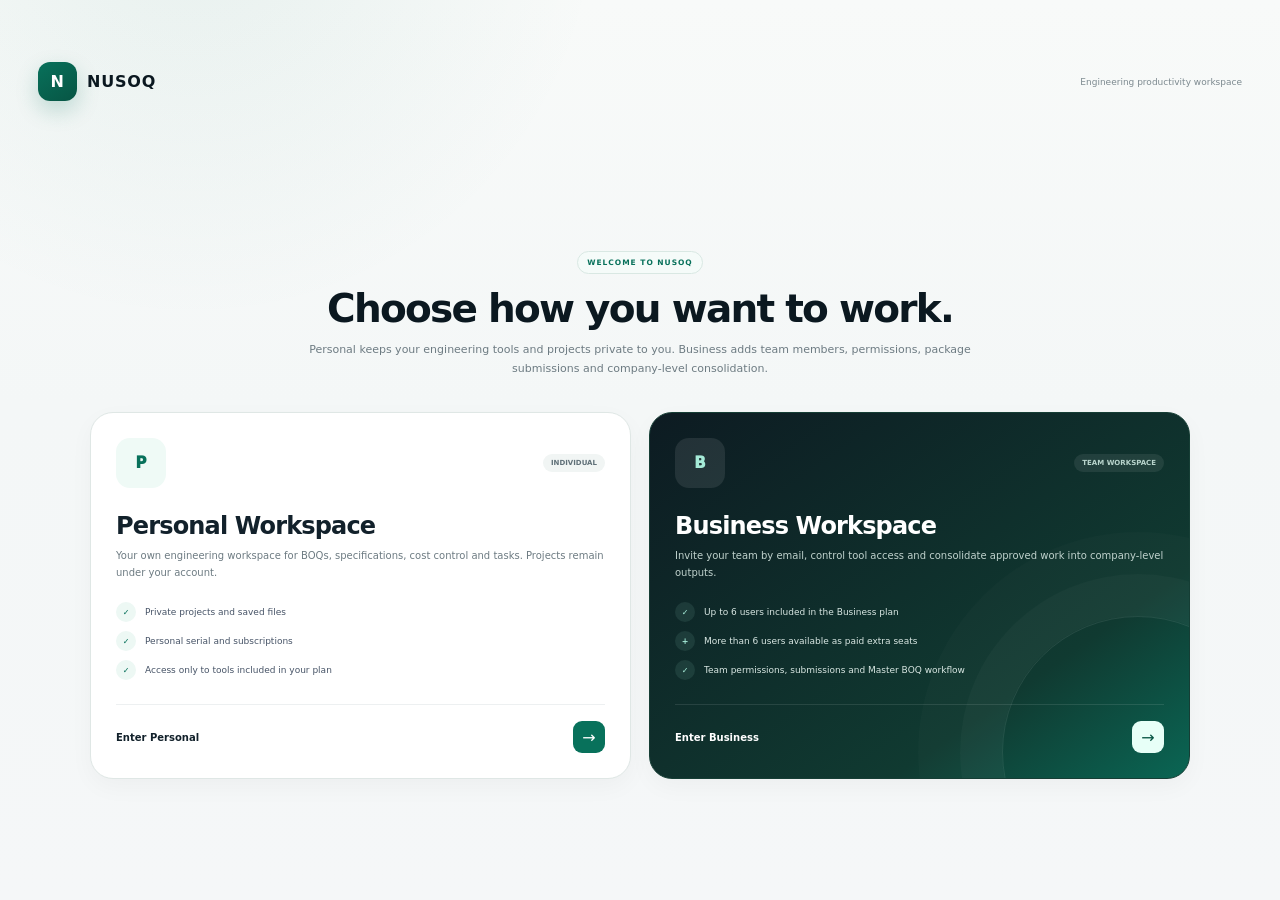
<file: index.html>
<!doctype html><html lang="en"><head><meta charset="utf-8"><meta name="viewport" content="width=device-width,initial-scale=1"><title>NUSOQ — Choose Workspace</title><link rel="stylesheet" href="mvp.css?v=1"><link rel="stylesheet" href="mvp-pro.css?v=1"></head><body><div class="gateway"><header class="gateway-head"><a class="brand" href="index.html"><span class="brand-mark">N</span><span>NUSOQ</span></a><div class="gateway-sign">Engineering productivity workspace</div></header><main class="gateway-main"><div class="gateway-copy"><span class="gateway-kicker">Welcome to Nusoq</span><h1>Choose how you want to work.</h1><p>Personal keeps your engineering tools and projects private to you. Business adds team members, permissions, package submissions and company-level consolidation.</p></div><section class="workspace-choice"><a class="choice-card" href="workspace.html?mode=personal" onclick="localStorage.setItem('nusoq-workspace-mode','personal')"><div class="choice-top"><div class="choice-icon">P</div><span class="choice-tag">INDIVIDUAL</span></div><h2>Personal Workspace</h2><p>Your own engineering workspace for BOQs, specifications, cost control and tasks. Projects remain under your account.</p><div class="choice-features"><div class="choice-feature"><i>✓</i><span>Private projects and saved files</span></div><div class="choice-feature"><i>✓</i><span>Personal serial and subscriptions</span></div><div class="choice-feature"><i>✓</i><span>Access only to tools included in your plan</span></div></div><div class="choice-enter"><strong>Enter Personal</strong><span>→</span></div></a><a class="choice-card business-choice" href="workspace.html?mode=business" onclick="localStorage.setItem('nusoq-workspace-mode','business')"><div class="choice-top"><div class="choice-icon">B</div><span class="choice-tag">TEAM WORKSPACE</span></div><h2>Business Workspace</h2><p>Invite your team by email, control tool access and consolidate approved work into company-level outputs.</p><div class="choice-features"><div class="choice-feature"><i>✓</i><span>Up to 6 users included in the Business plan</span></div><div class="choice-feature"><i>+</i><span>More than 6 users available as paid extra seats</span></div><div class="choice-feature"><i>✓</i><span>Team permissions, submissions and Master BOQ workflow</span></div></div><div class="choice-enter"><strong>Enter Business</strong><span>→</span></div></a></section></main></div></body></html>
</file>
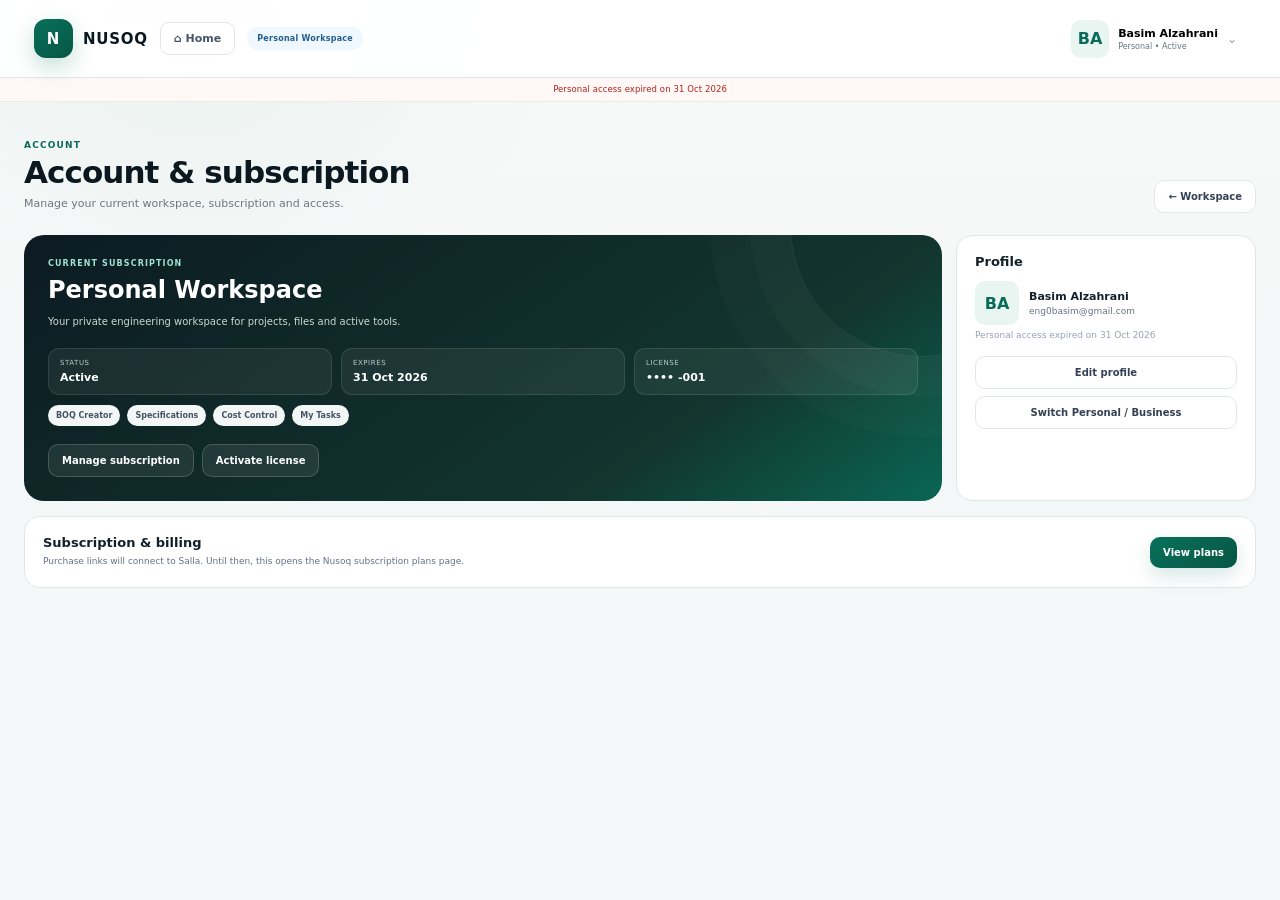
<file: account.html>
<!doctype html><html lang="en"><head><meta charset="utf-8"><meta name="viewport" content="width=device-width,initial-scale=1"><title>NUSOQ — Account & Subscription</title><link rel="stylesheet" href="mvp.css?v=2"><link rel="stylesheet" href="mvp-pro.css?v=1"></head><body><div class="app-shell"><div data-nusoq-shell></div><main class="page"><div class="crumb">Account</div><div class="page-title"><div><h1>Account & subscription</h1><p>Manage your current workspace, subscription and access.</p></div><a class="btn sec" href="workspace.html">← Workspace</a></div><div class="account-shell"><section class="subscription-card"><div class="sub-kicker">Current subscription</div><h2 id="planName">Personal Workspace</h2><p id="planDesc">Your private engineering workspace and active Nusoq tools.</p><div class="subscription-meta"><div><small>Status</small><b id="planStatus">Active</b></div><div><small>Expires</small><b id="planExpiry">—</b></div><div><small id="thirdMetaLabel">License</small><b id="thirdMetaValue">—</b></div></div><div class="included-tools" id="includedTools"></div><div class="subscription-actions"><a class="btn sec" href="plans.html">Manage subscription</a><button class="btn sec" onclick="Nusoq.showActivation()">Activate license</button><a class="btn sec hidden" id="teamBtn" href="team.html">Manage team</a></div></section><aside class="profile-mini"><h3>Profile</h3><div class="profile-row"><div class="avatar" id="profileAvatar">BA</div><div><strong id="profileName">Basim Alzahrani</strong><span id="profileEmail"></span></div></div><div class="account-expiry" data-expiry></div><div style="margin-top:16px;display:grid;gap:7px"><button class="btn sec" onclick="alert('Profile editing will connect to Supabase Auth in production.')">Edit profile</button><a class="btn sec" href="index.html">Switch Personal / Business</a></div></aside></div><section class="account-section hidden" id="businessSeats"><div class="account-section-head"><div><h3>Team & seats</h3><p>Six users are included in the Business plan. Additional users are billed as extra seats.</p></div><a class="btn sec" href="team.html">Manage team</a></div><div class="seat-line"><div><small>Users</small><b id="seatUsers">0</b></div><div><small>Included</small><b>6</b></div><div><small>Extra paid seats</small><b id="seatExtra">0</b></div></div></section><section class="account-section"><div class="account-section-head"><div><h3>Subscription & billing</h3><p>Purchase links will connect to Salla. Until then, this opens the Nusoq subscription plans page.</p></div><a class="btn pri" href="plans.html">View plans</a></div></section></main></div><script src="mvp.js?v=3"></script><script>
function maskLicense(v){if(!v)return 'Not activated';const s=String(v),last=s.slice(-4);return '•••• '+last}
function renderAccount(){const a=Nusoq.account(),business=Nusoq.mode()==='business',w=business?a.business:a.personal,x=Nusoq.expiryInfo(),seat=Nusoq.seatInfo();document.querySelector('#planName').textContent=business?(w.company||'Business Workspace'):'Personal Workspace';document.querySelector('#planDesc').textContent=business?'Company workspace with team access, permissions and shared engineering workflows.':'Your private engineering workspace for projects, files and active tools.';document.querySelector('#planStatus').textContent=w.active?'Active':'Inactive';document.querySelector('#planExpiry').textContent=x.label;document.querySelector('#thirdMetaLabel').textContent=business?'Seats':'License';document.querySelector('#thirdMetaValue').textContent=business?`${seat.used} / ${seat.capacity} included`:maskLicense(w.license);document.querySelector('#includedTools').innerHTML=(w.tools||[]).map(t=>`<span>${Nusoq.TOOLS[t]?.name||t}</span>`).join('');document.querySelector('#profileAvatar').textContent=a.user.initials||'BA';document.querySelector('#profileName').textContent=a.user.name;document.querySelector('#profileEmail').textContent=a.user.email;document.querySelector('#teamBtn').classList.toggle('hidden',!business);document.querySelector('#businessSeats').classList.toggle('hidden',!business);document.querySelector('#seatUsers').textContent=seat.used;document.querySelector('#seatExtra').textContent=seat.extra;Nusoq.syncShell()}
renderAccount();
</script></body></html>
</file>
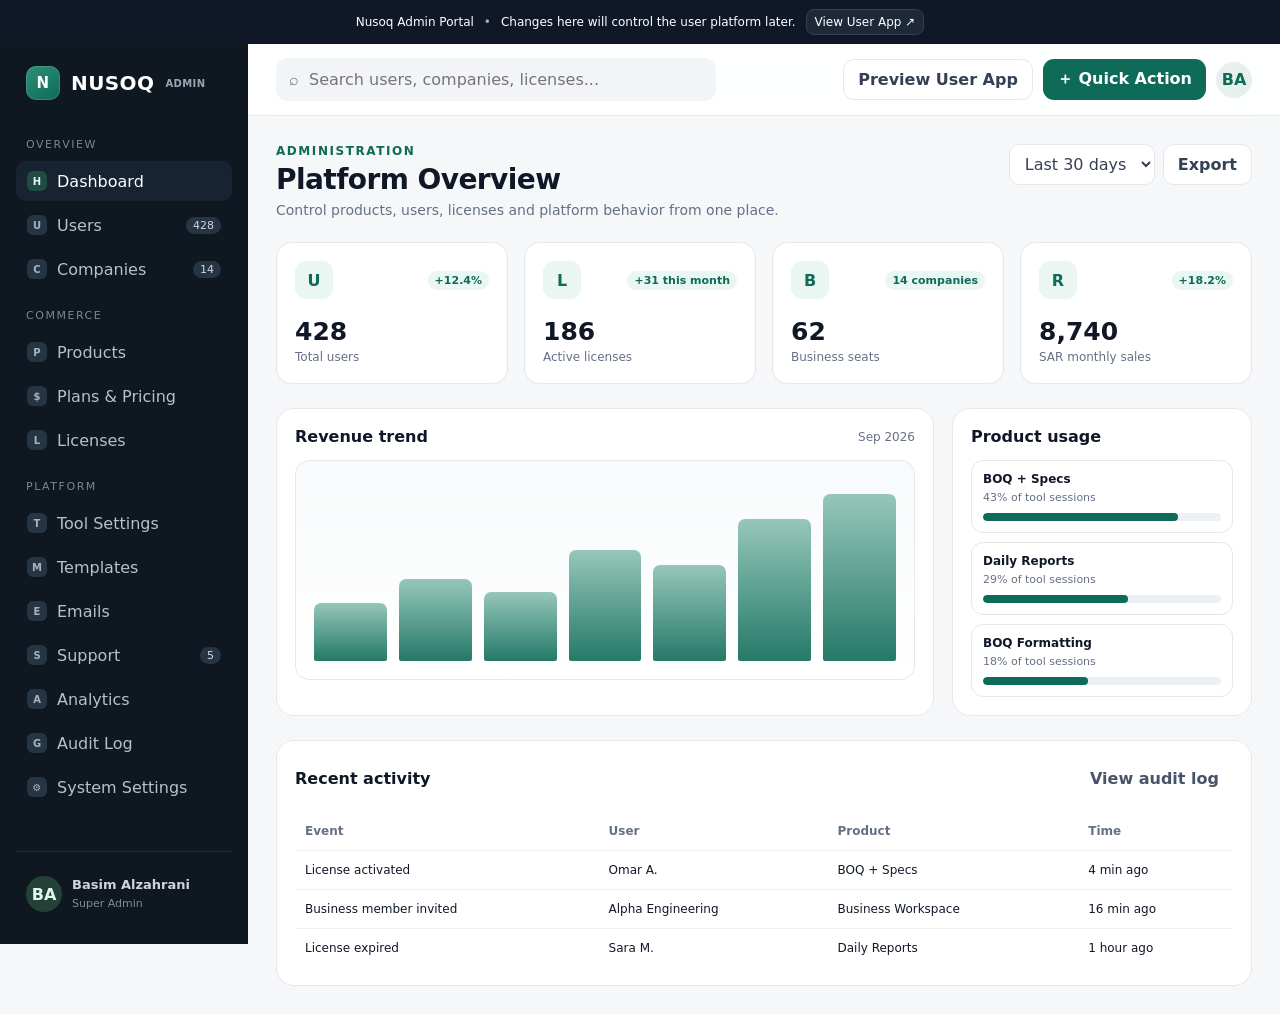
<file: admin.html>
<!doctype html>
<html lang="en"><head><meta charset="utf-8"/><meta name="viewport" content="width=device-width,initial-scale=1"/><title>Nusoq — Admin Portal Prototype</title><link rel="stylesheet" href="styles.css"/></head>
<body>
<div class="preview-banner">Nusoq Admin Portal <span style="opacity:.65">•</span> <span>Changes here will control the user platform later.</span> <button onclick="window.location='index.html'">View User App ↗</button></div>
<div class="app-shell">
<aside class="sidebar" id="sidebar"><div class="brand"><div class="brand-mark">N</div>NUSOQ <span style="font-size:10px;color:#9aa6b2;font-weight:700">ADMIN</span></div>
<div class="nav-label">Overview</div><div class="nav-item active" data-page="admin-home"><div class="nav-left"><div class="nav-icon">H</div>Dashboard</div></div><div class="nav-item" data-page="users"><div class="nav-left"><div class="nav-icon">U</div>Users</div><span class="badge-count">428</span></div><div class="nav-item" data-page="companies"><div class="nav-left"><div class="nav-icon">C</div>Companies</div><span class="badge-count">14</span></div>
<div class="nav-label">Commerce</div><div class="nav-item" data-page="products"><div class="nav-left"><div class="nav-icon">P</div>Products</div></div><div class="nav-item" data-page="plans"><div class="nav-left"><div class="nav-icon">$</div>Plans & Pricing</div></div><div class="nav-item" data-page="admin-licenses"><div class="nav-left"><div class="nav-icon">L</div>Licenses</div></div>
<div class="nav-label">Platform</div><div class="nav-item" data-page="tool-settings"><div class="nav-left"><div class="nav-icon">T</div>Tool Settings</div></div><div class="nav-item" data-page="templates"><div class="nav-left"><div class="nav-icon">M</div>Templates</div></div><div class="nav-item" data-page="emails"><div class="nav-left"><div class="nav-icon">E</div>Emails</div></div><div class="nav-item" data-page="support"><div class="nav-left"><div class="nav-icon">S</div>Support</div><span class="badge-count">5</span></div><div class="nav-item" data-page="analytics"><div class="nav-left"><div class="nav-icon">A</div>Analytics</div></div><div class="nav-item" data-page="audit"><div class="nav-left"><div class="nav-icon">G</div>Audit Log</div></div><div class="nav-item" data-page="system"><div class="nav-left"><div class="nav-icon">⚙</div>System Settings</div></div>
<div class="sidebar-bottom"><div class="profile-mini"><div class="avatar">BA</div><div class="profile-text"><strong>Basim Alzahrani</strong><span>Super Admin</span></div></div></div></aside>
<main class="main"><header class="topbar"><button class="icon-btn mobile-menu" id="menuBtn">☰</button><div class="search">⌕ <input placeholder="Search users, companies, licenses..."/></div><div class="top-actions"><button class="btn btn-secondary" onclick="window.location='index.html'">Preview User App</button><button class="btn btn-primary">＋ Quick Action</button><div class="avatar">BA</div></div></header><div class="content">
<section class="page active" id="admin-home"><div class="page-head"><div><div class="eyebrow">Administration</div><h1>Platform Overview</h1><p>Control products, users, licenses and platform behavior from one place.</p></div><div class="admin-toolbar"><select class="admin-filter"><option>Last 30 days</option><option>This month</option><option>This year</option></select><button class="btn btn-secondary">Export</button></div></div>
<div class="cards"><div class="metric"><div class="metric-top"><div class="metric-icon">U</div><span class="delta">+12.4%</span></div><strong>428</strong><span>Total users</span></div><div class="metric"><div class="metric-top"><div class="metric-icon">L</div><span class="delta">+31 this month</span></div><strong>186</strong><span>Active licenses</span></div><div class="metric"><div class="metric-top"><div class="metric-icon">B</div><span class="delta">14 companies</span></div><strong>62</strong><span>Business seats</span></div><div class="metric"><div class="metric-top"><div class="metric-icon">R</div><span class="delta">+18.2%</span></div><strong>8,740</strong><span>SAR monthly sales</span></div></div>
<div class="section two-col"><div class="panel"><div class="panel-head"><h3>Revenue trend</h3><span style="font-size:12px;color:#667085">Sep 2026</span></div><div class="chart-placeholder"><div class="bar" style="height:32%"></div><div class="bar" style="height:45%"></div><div class="bar" style="height:38%"></div><div class="bar" style="height:61%"></div><div class="bar" style="height:53%"></div><div class="bar" style="height:78%"></div><div class="bar" style="height:92%"></div></div></div><div class="panel"><div class="panel-head"><h3>Product usage</h3></div><div class="task-list"><div class="task"><div class="task-main"><strong>BOQ + Specs</strong><span>43% of tool sessions</span><div class="progress-line" style="margin-top:8px"><span style="width:82%"></span></div></div></div><div class="task"><div class="task-main"><strong>Daily Reports</strong><span>29% of tool sessions</span><div class="progress-line" style="margin-top:8px"><span style="width:61%"></span></div></div></div><div class="task"><div class="task-main"><strong>BOQ Formatting</strong><span>18% of tool sessions</span><div class="progress-line" style="margin-top:8px"><span style="width:44%"></span></div></div></div></div></div></div>
<div class="section panel table-wrap"><div class="panel-head"><h3>Recent activity</h3><button class="btn btn-ghost">View audit log</button></div><table class="table"><thead><tr><th>Event</th><th>User</th><th>Product</th><th>Time</th></tr></thead><tbody><tr><td>License activated</td><td>Omar A.</td><td>BOQ + Specs</td><td>4 min ago</td></tr><tr><td>Business member invited</td><td>Alpha Engineering</td><td>Business Workspace</td><td>16 min ago</td></tr><tr><td>License expired</td><td>Sara M.</td><td>Daily Reports</td><td>1 hour ago</td></tr></tbody></table></div></section>
<section class="page" id="users"><div class="page-head"><div><div class="eyebrow">Accounts</div><h1>Users</h1><p>Manage user access, plans, status and usage.</p></div><div class="admin-toolbar"><button class="btn btn-secondary">Import</button><button class="btn btn-primary">＋ Add User</button></div></div><div class="panel table-wrap"><table class="table"><thead><tr><th>User</th><th>Email</th><th>Workspace</th><th>Active tools</th><th>Status</th><th>Last seen</th></tr></thead><tbody><tr><td>Basim Alzahrani</td><td>basim@nusoq.sa</td><td>Personal</td><td>2</td><td><span class="status active">Active</span></td><td>Now</td></tr><tr><td>Omar Abdullah</td><td>omar@example.com</td><td>Personal</td><td>1</td><td><span class="status active">Active</span></td><td>8 min ago</td></tr><tr><td>Sara Mohammed</td><td>sara@example.com</td><td>Alpha Engineering</td><td>3</td><td><span class="status pending">Invited</span></td><td>—</td></tr></tbody></table></div></section>
<section class="page" id="companies"><div class="page-head"><div><div class="eyebrow">Business</div><h1>Companies & Workspaces</h1><p>Manage business customers, seats and team membership.</p></div><button class="btn btn-primary">＋ New Workspace</button></div><div class="panel table-wrap"><table class="table"><thead><tr><th>Company</th><th>Admin</th><th>Seats</th><th>Products</th><th>MRR</th><th>Status</th></tr></thead><tbody><tr><td>Alpha Engineering</td><td>Fahad A.</td><td>6 / 6</td><td>3</td><td>580 SAR</td><td><span class="status active">Active</span></td></tr><tr><td>Northline Consultants</td><td>Ahmed S.</td><td>4 / 6</td><td>2</td><td>400 SAR</td><td><span class="status active">Active</span></td></tr></tbody></table></div></section>
<section class="page" id="products"><div class="page-head"><div><div class="eyebrow">Catalog</div><h1>Products</h1><p>Create, hide, reorder and configure every Nusoq tool without changing code.</p></div><button class="btn btn-primary">＋ New Product</button></div><div class="panel table-wrap"><table class="table products-table"><thead><tr><th>Product</th><th>Visibility</th><th>Personal</th><th>Business</th><th>AI</th><th>Status</th></tr></thead><tbody><tr><td>BOQ Formatting</td><td>Public</td><td>35 SAR</td><td>180 SAR</td><td>No</td><td><span class="status active">Active</span></td></tr><tr><td>BOQ + Specs</td><td>Public</td><td>50 SAR</td><td>280 SAR</td><td>Yes</td><td><span class="status active">Active</span></td></tr><tr><td>Daily Reports</td><td>Public</td><td>25 SAR</td><td>120 SAR</td><td>Optional</td><td><span class="status active">Active</span></td></tr><tr><td>Smart Dashboard</td><td>Public</td><td>50 SAR</td><td>280 SAR</td><td>Optional</td><td><span class="status pending">Draft</span></td></tr><tr><td>My Tasks</td><td>Bundled</td><td>Included</td><td>Included</td><td>No</td><td><span class="status active">Active</span></td></tr></tbody></table></div></section>
<section class="page" id="plans"><div class="page-head"><div><div class="eyebrow">Commerce</div><h1>Plans & Pricing</h1><p>Control pricing, subscription duration and seat limits from Admin.</p></div><button class="btn btn-primary">Save Pricing</button></div><div class="panel"><div class="form-grid"><div class="field"><label>Default subscription duration</label><select><option>30 days</option><option>90 days</option><option>365 days</option></select></div><div class="field"><label>Business seat limit</label><input value="6"/></div><div class="field"><label>Currency</label><select><option>SAR</option></select></div><div class="field"><label>Trial period</label><select><option>No trial</option><option>7 days</option></select></div></div></div><div class="section panel table-wrap"><table class="table"><thead><tr><th>Product</th><th>Personal / month</th><th>Business / month</th><th>Seats</th></tr></thead><tbody><tr><td>BOQ Formatting</td><td>35 SAR</td><td>180 SAR</td><td>6</td></tr><tr><td>BOQ + Specs</td><td>50 SAR</td><td>280 SAR</td><td>6</td></tr><tr><td>Daily Reports</td><td>25 SAR</td><td>120 SAR</td><td>6</td></tr><tr><td>Smart Dashboard</td><td>50 SAR</td><td>280 SAR</td><td>6</td></tr></tbody></table></div></section>
<section class="page" id="admin-licenses"><div class="page-head"><div><div class="eyebrow">Access</div><h1>Licenses</h1><p>Generate, extend, revoke and inspect every product license.</p></div><button class="btn btn-primary">＋ Generate License</button></div><div class="panel table-wrap"><table class="table"><thead><tr><th>License</th><th>Product</th><th>Plan</th><th>Owner</th><th>Status</th><th>Expires</th></tr></thead><tbody><tr><td>NQ-BQS-P-9X4K-72MD</td><td>BOQ + Specs</td><td>Personal</td><td>Basim A.</td><td><span class="status active">Active</span></td><td>Oct 20</td></tr><tr><td>NQ-BQF-B-8M2L-11QX</td><td>BOQ Formatting</td><td>Business</td><td>Alpha Engineering</td><td><span class="status active">Active</span></td><td>Oct 13</td></tr><tr><td>NQ-RPT-P-3D7F-91KP</td><td>Daily Reports</td><td>Personal</td><td>Sara M.</td><td><span class="status expired">Expired</span></td><td>Sep 18</td></tr></tbody></table></div></section>
<section class="page" id="tool-settings"><div class="page-head"><div><div class="eyebrow">Configuration</div><h1>Tool Settings</h1><p>Each product has its own configurable settings panel.</p></div></div><div class="tool-grid"><div class="tool-card"><span class="tool-badge active-b">CONFIGURABLE</span><div class="tool-icon">BF</div><h3>BOQ Formatting</h3><p>Templates, required columns, decimal rules, numbering and export defaults.</p><div class="tool-footer"><small>12 settings</small><button class="link-btn">Configure →</button></div></div><div class="tool-card"><span class="tool-badge active-b">CONFIGURABLE</span><div class="tool-icon">BQ</div><h3>BOQ + Specs</h3><p>Spec categories, prompts, recommendation rules, disclaimers and AI model selection.</p><div class="tool-footer"><small>18 settings</small><button class="link-btn">Configure →</button></div></div><div class="tool-card"><span class="tool-badge active-b">CONFIGURABLE</span><div class="tool-icon">DR</div><h3>Daily Reports</h3><p>Sections, company branding, default fields and PDF document structure.</p><div class="tool-footer"><small>15 settings</small><button class="link-btn">Configure →</button></div></div><div class="tool-card"><span class="tool-badge active-b">CONFIGURABLE</span><div class="tool-icon">DB</div><h3>Smart Dashboard</h3><p>KPI types, chart availability, file limits and recommended layouts.</p><div class="tool-footer"><small>9 settings</small><button class="link-btn">Configure →</button></div></div></div></section>
<section class="page" id="templates"><div class="page-head"><div><div class="eyebrow">Content</div><h1>Templates</h1><p>Manage Excel, PDF and document templates available to users.</p></div><button class="btn btn-primary">＋ New Template</button></div><div class="panel table-wrap"><table class="table"><thead><tr><th>Template</th><th>Type</th><th>Used by</th><th>Version</th><th>Status</th></tr></thead><tbody><tr><td>Consultant BOQ Clean</td><td>Excel</td><td>BOQ Formatting</td><td>v1.4</td><td><span class="status active">Active</span></td></tr><tr><td>Nusoq Daily Report</td><td>PDF</td><td>Daily Reports</td><td>v2.1</td><td><span class="status active">Active</span></td></tr></tbody></table></div></section>
<section class="page" id="emails"><div class="page-head"><div><div class="eyebrow">Communication</div><h1>Email Templates</h1><p>Edit system emails sent from your Nusoq domain.</p></div><button class="btn btn-primary">Save Changes</button></div><div class="panel table-wrap"><table class="table"><thead><tr><th>Email</th><th>From</th><th>Trigger</th><th>Status</th></tr></thead><tbody><tr><td>Welcome to Nusoq</td><td>noreply@nusoq.sa</td><td>Account created</td><td><span class="status active">Enabled</span></td></tr><tr><td>License activated</td><td>noreply@nusoq.sa</td><td>License redeemed</td><td><span class="status active">Enabled</span></td></tr><tr><td>License expires soon</td><td>noreply@nusoq.sa</td><td>3 days before expiry</td><td><span class="status active">Enabled</span></td></tr><tr><td>Support reply</td><td>support@nusoq.sa</td><td>Ticket response</td><td><span class="status active">Enabled</span></td></tr></tbody></table></div></section>
<section class="page" id="support"><div class="page-head"><div><div class="eyebrow">Customer care</div><h1>Support</h1><p>Customer tickets and technical issues in one queue.</p></div></div><div class="panel table-wrap"><table class="table"><thead><tr><th>Ticket</th><th>User</th><th>Issue</th><th>Priority</th><th>Status</th></tr></thead><tbody><tr><td>#1042</td><td>Omar A.</td><td>License not activating</td><td><span class="priority high">HIGH</span></td><td><span class="status pending">Open</span></td></tr><tr><td>#1041</td><td>Alpha Engineering</td><td>Need to replace workspace member</td><td>Normal</td><td><span class="status pending">Open</span></td></tr></tbody></table></div></section>
<section class="page" id="analytics"><div class="page-head"><div><div class="eyebrow">Insights</div><h1>Analytics</h1><p>Understand what customers actually use, not only what they buy.</p></div></div><div class="cards"><div class="metric"><span>Tool sessions</span><strong>2,814</strong><span>Last 30 days</span></div><div class="metric"><span>Files generated</span><strong>1,126</strong><span>Last 30 days</span></div><div class="metric"><span>Average active days</span><strong>11.2</strong><span>Per subscriber</span></div><div class="metric"><span>Business utilization</span><strong>74%</strong><span>Used seats / available</span></div></div></section>
<section class="page" id="audit"><div class="page-head"><div><div class="eyebrow">Security</div><h1>Audit Log</h1><p>Track sensitive administrative changes and who made them.</p></div></div><div class="panel table-wrap"><table class="table"><thead><tr><th>Action</th><th>Admin</th><th>Target</th><th>Time</th></tr></thead><tbody><tr><td>Price changed 45 → 50 SAR</td><td>Basim Alzahrani</td><td>BOQ + Specs</td><td>Today 10:26</td></tr><tr><td>License extended 30 days</td><td>Support Admin</td><td>NQ-BQS-P-9X4K-72MD</td><td>Yesterday</td></tr></tbody></table></div></section>
<section class="page" id="system"><div class="page-head"><div><div class="eyebrow">Platform</div><h1>System Settings</h1><p>Global settings that control Nusoq across all products.</p></div><button class="btn btn-primary">Save Changes</button></div><div class="panel"><div class="form-grid"><div class="field"><label>Platform name</label><input value="NUSOQ"/></div><div class="field"><label>Support email</label><input value="support@nusoq.sa"/></div><div class="field"><label>Automated email</label><input value="noreply@nusoq.sa"/></div><div class="field"><label>Business email</label><input value="basim@nusoq.sa"/></div><div class="field"><label>Default subscription duration</label><select><option>30 days</option></select></div><div class="field"><label>Maximum upload size</label><select><option>25 MB</option><option>50 MB</option></select></div><div class="field"><label>Default language</label><select><option>English</option><option>Arabic</option></select></div><div class="field"><label>Maintenance mode</label><select><option>Off</option><option>On</option></select></div></div></div></section>
</div></main></div><script src="app.js"></script></body></html>
</file>
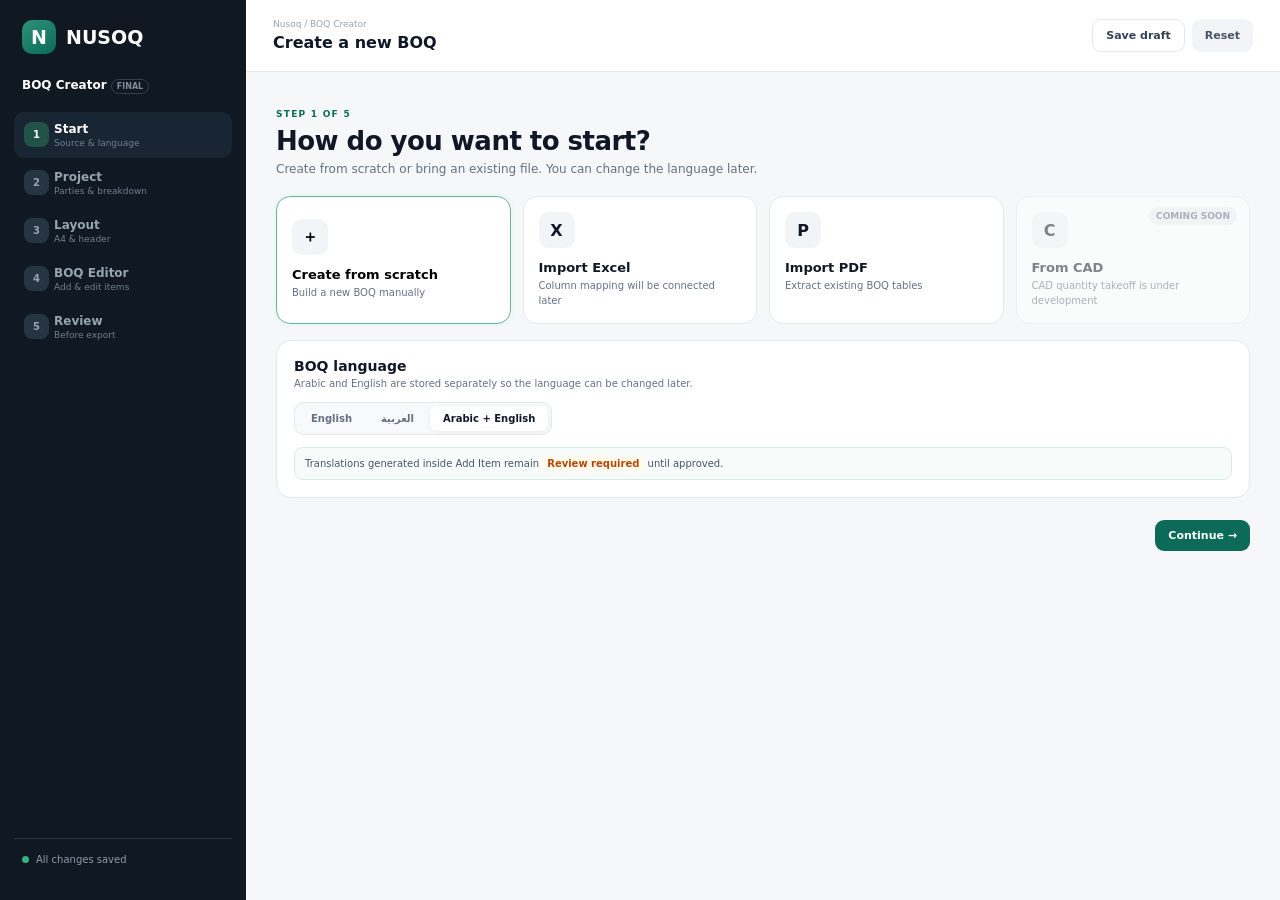
<file: boq-demo.html>
<!doctype html>
<html lang="en">
<head>
<meta charset="utf-8"/>
<meta name="viewport" content="width=device-width,initial-scale=1"/>
<title>Nusoq BOQ Creator</title>
<link rel="stylesheet" href="boq-final.css?v=2">
</head>
<body>
<div class="app">
<aside class="side"><a class="brand" href="index.html"><b>N</b>NUSOQ</a><div class="tool">BOQ Creator <span>FINAL</span></div><nav>
<button class="step on" data-step="1"><b>1</b><span>Start</span><small>Source & language</small></button>
<button class="step" data-step="2"><b>2</b><span>Project</span><small>Parties & breakdown</small></button>
<button class="step" data-step="3"><b>3</b><span>Layout</span><small>A4 & header</small></button>
<button class="step" data-step="4"><b>4</b><span>BOQ Editor</span><small>Add & edit items</small></button>
<button class="step" data-step="5"><b>5</b><span>Review</span><small>Before export</small></button>
</nav><div class="savebox"><i></i><span id="saved">All changes saved</span></div></aside>
<main class="main"><header class="top"><div><small>Nusoq / BOQ Creator</small><h1 id="title">Create a new BOQ</h1></div><div class="actions"><button class="btn sec" id="save">Save draft</button><button class="btn ghost" id="reset">Reset</button></div></header>
<section class="screen on" data-screen="1"><div class="intro"><span class="eye">Step 1 of 5</span><h2>How do you want to start?</h2><p>Create from scratch or bring an existing file. You can change the language later.</p></div><div class="sources">
<button class="source sel" data-source="scratch"><span class="ico">＋</span><strong>Create from scratch</strong><small>Build a new BOQ manually</small></button>
<label class="source"><input hidden type="file" accept=".xlsx,.xls"><span class="ico">X</span><strong>Import Excel</strong><small>Column mapping will be connected later</small></label>
<label class="source"><input hidden type="file" accept=".pdf"><span class="ico">P</span><strong>Import PDF</strong><small>Extract existing BOQ tables</small></label>
<div class="source" aria-disabled="true" style="opacity:.52;cursor:not-allowed;position:relative;filter:grayscale(.25)"><span style="position:absolute;right:12px;top:10px;background:#eef2f5;color:#667085;border-radius:999px;padding:4px 7px;font-size:9px;font-weight:800">COMING SOON</span><span class="ico">C</span><strong>From CAD</strong><small>CAD quantity takeoff is under development</small></div></div>
<div class="card"><h3>BOQ language</h3><p>Arabic and English are stored separately so the language can be changed later.</p><div class="seg" id="langs"><button data-lang="en">English</button><button data-lang="ar">العربية</button><button class="on" data-lang="both">Arabic + English</button></div><div class="hint">Translations generated inside Add Item remain <span class="warn">Review required</span> until approved.</div></div><div class="foot"><span></span><button class="btn pri next" data-n="2">Continue →</button></div></section>
<section class="screen" data-screen="2"><div class="intro"><span class="eye">Step 2 of 5</span><h2>Project, parties & BOQ breakdown</h2><p>Choose how the BOQ is organized, then add owner, contractors and logos.</p></div><div class="card"><div class="grid2"><label class="field">Project name (EN)<input id="pen"></label><label class="field">اسم المشروع (AR)<input id="par" dir="rtl"></label><label class="field">BOQ title (EN)<input id="ten"></label><label class="field">عنوان جدول الكميات (AR)<input id="tar" dir="rtl"></label><label class="field">Project No.<input id="pno"></label><label class="field">Revision<input id="rev"></label></div></div>
<div class="card"><h3>BOQ breakdown</h3><p>This grouping appears before the Division in the BOQ.</p><div class="seg" id="breakdowns"><button data-breakdown="entire">Entire Building</button><button data-breakdown="building">By Building</button><button data-breakdown="floor">By Floor</button><button data-breakdown="space">By Space / Room</button><button data-breakdown="custom">Custom Scope</button></div><div class="hint" id="breakHint"></div></div>
<div class="headrow"><div><h3>Project parties</h3><p>Every uploaded logo is retained and shown in the selected header layout.</p></div><button class="btn sec" id="addParty">＋ Add party</button></div><div class="parties" id="parties"></div><div class="foot"><button class="btn sec prev" data-n="1">← Back</button><button class="btn pri next" data-n="3">Continue →</button></div></section>
<section class="screen" data-screen="3"><div class="intro"><span class="eye">Step 3 of 5</span><h2>Choose page layout</h2><p>Each layout below changes the actual A4 preview.</p></div><div class="layouts">
<button class="layout" data-layout="balanced"><div class="mini"><div class="row"><i></i><b></b><i></i></div><div class="title"></div><div class="tb"></div></div><strong>Balanced</strong><small>Logos split around project information</small></button>
<button class="layout" data-layout="logorow"><div class="mini logo-row"><div class="row"><i></i><i></i><i></i></div><div class="title"></div><div class="tb"></div></div><strong>Logo row</strong><small>All logos in a single top row</small></button>
<button class="layout" data-layout="minimal"><div class="mini minimal"><div class="row"><b></b><i></i></div><div class="title" style="margin-left:0"></div><div class="tb"></div></div><strong>Minimal</strong><small>Text-led corporate header with compact logos</small></button>
<button class="layout" data-layout="project"><div class="mini project"><div class="row"><b></b><i></i></div><div class="title" style="margin-left:0"></div><div class="tb"></div></div><strong>Project focus</strong><small>Project title prominent, logos grouped right</small></button>
</div><div class="split"><div class="card"><h3>Page setup</h3><div class="setting"><span>Page size<small>A4</small></span><select><option>A4</option></select></div><div class="setting"><span>Orientation<small>Change any time</small></span><div class="seg"><button id="por">Portrait</button><button id="lan">Landscape</button></div></div><div class="setting"><span>Page total<small>Bottom of each page</small></span><select id="tot"><option value="page">Page Total</option><option value="cum">Page + Cumulative</option></select></div></div><div><div class="previewlbl">Live A4 preview</div><div class="paper p" id="paper"><div id="paperIn"></div></div></div></div><div class="foot"><button class="btn sec prev" data-n="2">← Back</button><button class="btn pri next" data-n="4">Open BOQ Editor →</button></div></section>
<section class="screen" data-screen="4"><div class="editorhead"><div><span class="eye">Step 4 of 5</span><h2>BOQ Editor</h2><p>This demo includes a complete bilingual headquarters BOQ. Add, delete and test items freely.</p></div><div class="edactions"><button class="btn pri" id="addItem">＋ Add Item</button></div></div><div class="edsplit"><div class="sheet"><div class="sheetmeta"><div><b id="mproj"></b><span id="mtitle"></span></div><div><b id="mrev"></b><span>Auto-save on</span></div></div><div class="scroll"><table class="boq"><thead><tr><th>#</th><th>Item / Description</th><th>Unit</th><th>Qty</th><th>Rate</th><th>Amount</th><th></th></tr></thead><tbody id="body"></tbody><tfoot><tr><td colspan="99"><div class="grand"><span>Grand Total</span><b id="grand">0.00 SAR</b></div></td></tr></tfoot></table></div></div><aside class="edprev"><div class="previewlbl">A4 preview</div><div class="paper p" id="paper2"><div id="paperIn2"></div></div></aside></div><div class="foot"><button class="btn sec prev" data-n="3">← Page setup</button><button class="btn pri next" data-n="5">Review BOQ →</button></div></section>
<section class="screen" data-screen="5"><div class="intro"><span class="eye">Step 5 of 5</span><h2>Review before export</h2><p>Review missing data and translated wording before issuing the BOQ.</p></div><div class="reviewgrid"><div class="card review"><div class="ric">✓</div><div><strong id="icount">0 BOQ items</strong><small>Structured and grouped</small></div></div><div class="card review"><div class="ric">✓</div><div><strong id="layoutReview">Layout ready</strong><small>A4 preview configured</small></div></div><div class="card review"><div class="ric w">!</div><div><strong id="tcount">0 translations need review</strong><small>Approve generated text</small></div></div><div class="card review"><div class="ric w">!</div><div><strong id="mcount">0 incomplete items</strong><small>Required item information</small></div></div></div><div class="card"><h3>Translation review</h3><div id="reviewList"></div></div><div class="foot"><button class="btn sec prev" data-n="4">← Back to editor</button><span></span></div></section>
</main></div>
<div class="modalbg" id="itemModal"><div class="modal"><div class="mhead"><div><span class="eye">New BOQ Item</span><h3>Add item to BOQ</h3><p>All fields are on one page. The footer stays visible while the form scrolls.</p></div><button class="mx" id="closeItem">×</button></div><div class="mcontent">
<div class="msection"><h4><span>1</span>Division</h4><label class="field">CSI Division<select id="division"><option value="">Select Division…</option></select></label><div class="divhint" id="divhint">Select the Division this item belongs to.</div><div class="customdiv grid2" id="customDiv"><label class="field">Custom scope name (EN)<input id="customEn" placeholder="e.g. Signage Package"></label><label class="field">اسم السكوب (AR)<input id="customAr" dir="rtl" placeholder="مثال: أعمال اللوحات الإرشادية"></label></div></div>
<div class="msection"><h4><span>2</span>Breakdown / location</h4><label class="field"><span id="scopeLabel">Entire Building</span><input id="scope"></label><div class="divhint" id="scopeHint"></div></div>
<div class="msection"><h4><span>3</span>Item name</h4><div class="grid2"><label class="field twrap">Item name (EN)<input id="nameEn"><button class="trbtn" type="button" data-trans="name-ar-en">AR → EN</button><div class="translation-note" id="noteNameEn"></div></label><label class="field twrap">اسم البند (AR)<input id="nameAr" dir="rtl"><button class="trbtn" type="button" data-trans="name-en-ar">EN → AR</button><div class="translation-note" id="noteNameAr"></div></label></div></div>
<div class="msection"><h4><span>4</span>Description</h4><div class="grid2"><label class="field twrap textarea">Description (EN)<textarea id="descEn"></textarea><button class="trbtn" type="button" data-trans="desc-ar-en">AR → EN</button><div class="translation-note" id="noteDescEn"></div></label><label class="field twrap textarea">وصف البند (AR)<textarea id="descAr" dir="rtl"></textarea><button class="trbtn" type="button" data-trans="desc-en-ar">EN → AR</button><div class="translation-note" id="noteDescAr"></div></label></div></div>
<div class="msection"><h4><span>5</span>Quantity & unit</h4><div class="grid2"><label class="field">Quantity<input type="number" id="qty" min="0" step="any"></label><label class="field">Unit<select id="unit"><option value="">Select unit…</option><option>m</option><option>m²</option><option>m³</option><option>No.</option><option>LS</option><option>Set</option><option>kg</option><option>Ton</option><option>Month</option><option>Point</option><option>Door</option><option>Day</option><option>Hour</option><option value="other">Other…</option></select></label><label class="field" id="customUnitWrap" style="display:none">Custom unit<input id="customUnit"></label><label class="field">Unit Rate (optional)<input type="number" id="rate" min="0" step="any"></label></div></div>
</div><div class="mactions"><button class="btn sec" id="cancelItem">Cancel</button><button class="btn pri" id="confirmItem">＋ Add Item</button></div></div></div>
<div class="modalbg" id="partyModal"><div class="modal" style="width:min(440px,100%)"><div class="mhead"><div><h3>Add project party</h3><p>Logo can be uploaded after adding.</p></div><button class="mx" id="closeParty">×</button></div><div class="mcontent"><div class="grid2" style="grid-template-columns:1fr"><label class="field">Role<select id="prole"><option>Owner</option><option>Main Contractor</option><option>Contractor</option><option>Subcontractor</option><option>Supplier</option><option>PMC</option><option>Other</option></select></label><label class="field">Name (EN)<input id="pEn"></label><label class="field">الاسم (AR)<input id="pAr" dir="rtl"></label></div></div><div class="mactions"><button class="btn sec" id="pcancel">Cancel</button><button class="btn pri" id="pconfirm">Add party</button></div></div></div>
<div class="toast" id="toast"></div>
<script src="boq-demo-core.js?v=1"></script>
<script src="boq-demo-1.js?v=1"></script>
<script src="boq-demo-2.js?v=1"></script>
<script src="boq-demo-3.js?v=1"></script>
<script src="boq-demo-4.js?v=1"></script>
<script src="boq-demo-init.js?v=1"></script>
<script src="boq-final.js?v=2"></script>
</body></html>
</file>
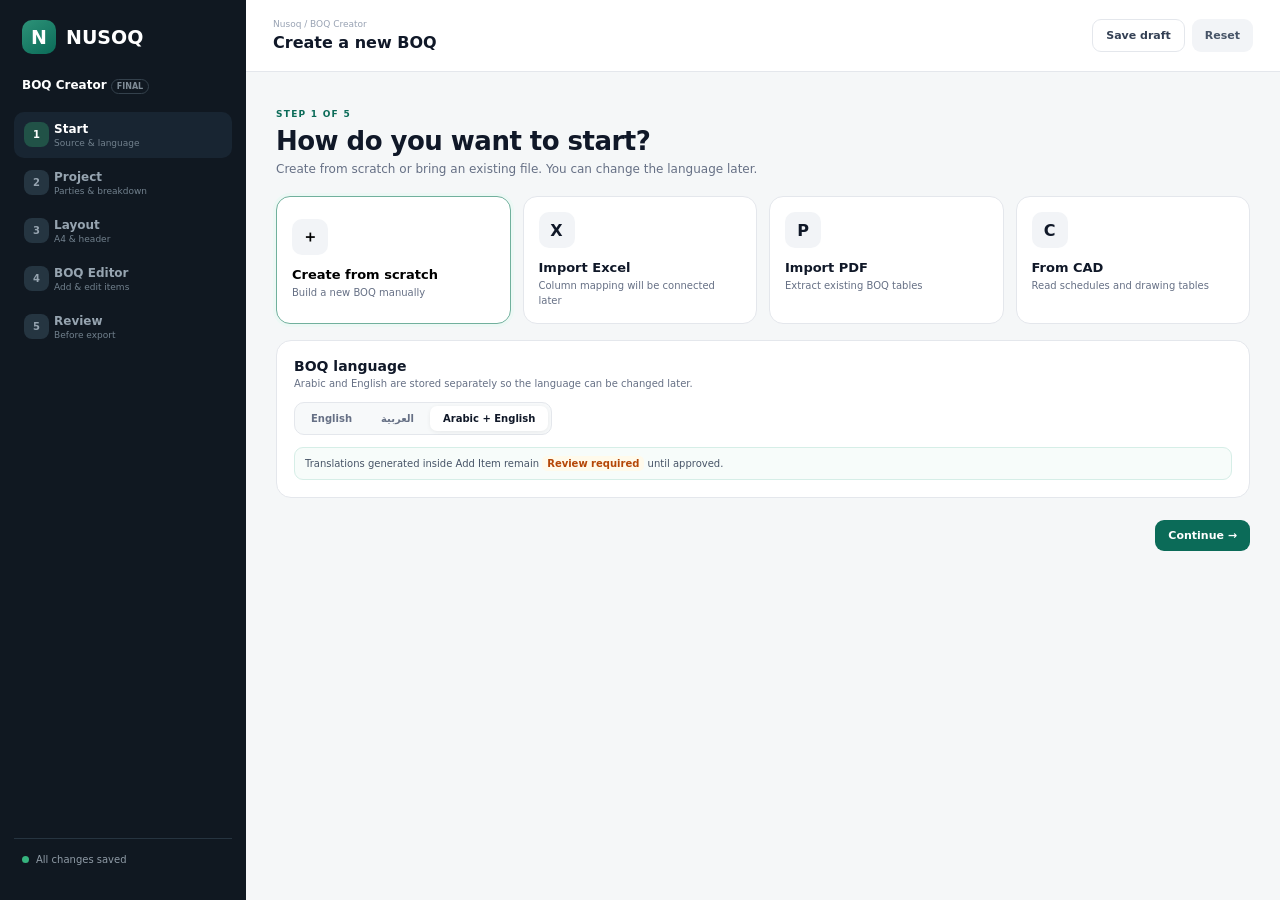
<file: boq-final.html>
<!doctype html>
<html lang="en">
<head>
<meta charset="utf-8"/>
<meta name="viewport" content="width=device-width,initial-scale=1"/>
<title>Nusoq BOQ Creator</title>
<link rel="stylesheet" href="boq-final.css?v=1">
</head>
<body>
<div class="app">
<aside class="side"><a class="brand" href="index.html"><b>N</b>NUSOQ</a><div class="tool">BOQ Creator <span>FINAL</span></div><nav>
<button class="step on" data-step="1"><b>1</b><span>Start</span><small>Source & language</small></button>
<button class="step" data-step="2"><b>2</b><span>Project</span><small>Parties & breakdown</small></button>
<button class="step" data-step="3"><b>3</b><span>Layout</span><small>A4 & header</small></button>
<button class="step" data-step="4"><b>4</b><span>BOQ Editor</span><small>Add & edit items</small></button>
<button class="step" data-step="5"><b>5</b><span>Review</span><small>Before export</small></button>
</nav><div class="savebox"><i></i><span id="saved">All changes saved</span></div></aside>
<main class="main"><header class="top"><div><small>Nusoq / BOQ Creator</small><h1 id="title">Create a new BOQ</h1></div><div class="actions"><button class="btn sec" id="save">Save draft</button><button class="btn ghost" id="reset">Reset</button></div></header>
<section class="screen on" data-screen="1"><div class="intro"><span class="eye">Step 1 of 5</span><h2>How do you want to start?</h2><p>Create from scratch or bring an existing file. You can change the language later.</p></div><div class="sources">
<button class="source sel" data-source="scratch"><span class="ico">＋</span><strong>Create from scratch</strong><small>Build a new BOQ manually</small></button>
<label class="source"><input hidden type="file" accept=".xlsx,.xls"><span class="ico">X</span><strong>Import Excel</strong><small>Column mapping will be connected later</small></label>
<label class="source"><input hidden type="file" accept=".pdf"><span class="ico">P</span><strong>Import PDF</strong><small>Extract existing BOQ tables</small></label>
<label class="source"><input hidden type="file" accept=".dwg,.dxf"><span class="ico">C</span><strong>From CAD</strong><small>Read schedules and drawing tables</small></label></div>
<div class="card"><h3>BOQ language</h3><p>Arabic and English are stored separately so the language can be changed later.</p><div class="seg" id="langs"><button data-lang="en">English</button><button data-lang="ar">العربية</button><button class="on" data-lang="both">Arabic + English</button></div><div class="hint">Translations generated inside Add Item remain <span class="warn">Review required</span> until approved.</div></div><div class="foot"><span></span><button class="btn pri next" data-n="2">Continue →</button></div></section>
<section class="screen" data-screen="2"><div class="intro"><span class="eye">Step 2 of 5</span><h2>Project, parties & BOQ breakdown</h2><p>Choose how the BOQ is organized, then add owner, consultant, contractors and logos.</p></div><div class="card"><div class="grid2"><label class="field">Project name (EN)<input id="pen"></label><label class="field">اسم المشروع (AR)<input id="par" dir="rtl"></label><label class="field">BOQ title (EN)<input id="ten"></label><label class="field">عنوان جدول الكميات (AR)<input id="tar" dir="rtl"></label><label class="field">Project No.<input id="pno"></label><label class="field">Revision<input id="rev"></label></div></div>
<div class="card"><h3>BOQ breakdown</h3><p>This grouping appears before the Division in the BOQ.</p><div class="seg" id="breakdowns"><button data-breakdown="entire">Entire Building</button><button data-breakdown="building">By Building</button><button data-breakdown="floor">By Floor</button><button data-breakdown="space">By Space / Room</button><button data-breakdown="custom">Custom Scope</button></div><div class="hint" id="breakHint"></div></div>
<div class="headrow"><div><h3>Project parties</h3><p>Every uploaded logo is retained and shown in the selected header layout.</p></div><button class="btn sec" id="addParty">＋ Add party</button></div><div class="parties" id="parties"></div><div class="foot"><button class="btn sec prev" data-n="1">← Back</button><button class="btn pri next" data-n="3">Continue →</button></div></section>
<section class="screen" data-screen="3"><div class="intro"><span class="eye">Step 3 of 5</span><h2>Choose page layout</h2><p>Each layout below is functional and changes the actual A4 preview.</p></div><div class="layouts">
<button class="layout" data-layout="balanced"><div class="mini"><div class="row"><i></i><b></b><i></i></div><div class="title"></div><div class="tb"></div></div><strong>Balanced</strong><small>Logos split around project information</small></button>
<button class="layout" data-layout="logorow"><div class="mini logo-row"><div class="row"><i></i><i></i><i></i></div><div class="title"></div><div class="tb"></div></div><strong>Logo row</strong><small>All logos in a single top row</small></button>
<button class="layout" data-layout="minimal"><div class="mini minimal"><div class="row"><b></b><i></i></div><div class="title" style="margin-left:0"></div><div class="tb"></div></div><strong>Minimal</strong><small>Text-led corporate header with compact logos</small></button>
<button class="layout" data-layout="project"><div class="mini project"><div class="row"><b></b><i></i></div><div class="title" style="margin-left:0"></div><div class="tb"></div></div><strong>Project focus</strong><small>Project title prominent, logos grouped right</small></button>
</div><div class="split"><div class="card"><h3>Page setup</h3><div class="setting"><span>Page size<small>A4</small></span><select><option>A4</option></select></div><div class="setting"><span>Orientation<small>Change any time</small></span><div class="seg"><button id="por">Portrait</button><button id="lan">Landscape</button></div></div><div class="setting"><span>Page total<small>Bottom of each page</small></span><select id="tot"><option value="page">Page Total</option><option value="cum">Page + Cumulative</option></select></div></div><div><div class="previewlbl">Live A4 preview</div><div class="paper p" id="paper"><div id="paperIn"></div></div></div></div><div class="foot"><button class="btn sec prev" data-n="2">← Back</button><button class="btn pri next" data-n="4">Open BOQ Editor →</button></div></section>
<section class="screen" data-screen="4"><div class="editorhead"><div><span class="eye">Step 4 of 5</span><h2>BOQ Editor</h2><p>Add each BOQ item through one structured form. Division numbers are fixed exactly as selected.</p></div><div class="edactions"><button class="btn pri" id="addItem">＋ Add Item</button></div></div><div class="edsplit"><div class="sheet"><div class="sheetmeta"><div><b id="mproj"></b><span id="mtitle"></span></div><div><b id="mrev"></b><span>Auto-save on</span></div></div><div class="scroll"><table class="boq"><thead><tr><th>#</th><th>Item / Description</th><th>Unit</th><th>Qty</th><th>Rate</th><th>Amount</th><th></th></tr></thead><tbody id="body"></tbody><tfoot><tr><td colspan="99"><div class="grand"><span>Grand Total</span><b id="grand">0.00 SAR</b></div></td></tr></tfoot></table></div></div><aside class="edprev"><div class="previewlbl">A4 preview</div><div class="paper p" id="paper2"><div id="paperIn2"></div></div></aside></div><div class="foot"><button class="btn sec prev" data-n="3">← Page setup</button><button class="btn pri next" data-n="5">Review BOQ →</button></div></section>
<section class="screen" data-screen="5"><div class="intro"><span class="eye">Step 5 of 5</span><h2>Review before export</h2><p>Review missing data and translated wording before issuing the BOQ.</p></div><div class="reviewgrid"><div class="card review"><div class="ric">✓</div><div><strong id="icount">0 BOQ items</strong><small>Structured and grouped</small></div></div><div class="card review"><div class="ric">✓</div><div><strong id="layoutReview">Layout ready</strong><small>A4 preview configured</small></div></div><div class="card review"><div class="ric w">!</div><div><strong id="tcount">0 translations need review</strong><small>Approve generated text</small></div></div><div class="card review"><div class="ric w">!</div><div><strong id="mcount">0 incomplete items</strong><small>Required item information</small></div></div></div><div class="card"><h3>Translation review</h3><div id="reviewList"></div></div><div class="foot"><button class="btn sec prev" data-n="4">← Back to editor</button><span></span></div></section>
</main></div>
<div class="modalbg" id="itemModal"><div class="modal"><div class="mhead"><div><span class="eye">New BOQ Item</span><h3>Add item to BOQ</h3><p>All fields are on one page. The footer stays visible while the form scrolls.</p></div><button class="mx" id="closeItem">×</button></div><div class="mcontent">
<div class="msection"><h4><span>1</span>Division</h4><label class="field">CSI Division<select id="division"><option value="">Select Division…</option></select></label><div class="divhint" id="divhint">Select the Division this item belongs to.</div><div class="customdiv grid2" id="customDiv"><label class="field">Custom scope name (EN)<input id="customEn" placeholder="e.g. Signage Package"></label><label class="field">اسم السكوب (AR)<input id="customAr" dir="rtl" placeholder="مثال: أعمال اللوحات الإرشادية"></label></div></div>
<div class="msection"><h4><span>2</span>Breakdown / location</h4><label class="field"><span id="scopeLabel">Entire Building</span><input id="scope"></label><div class="divhint" id="scopeHint"></div></div>
<div class="msection"><h4><span>3</span>Item name</h4><div class="grid2"><label class="field twrap">Item name (EN)<input id="nameEn"><button class="trbtn" type="button" data-trans="name-ar-en">AR → EN</button><div class="translation-note" id="noteNameEn"></div></label><label class="field twrap">اسم البند (AR)<input id="nameAr" dir="rtl"><button class="trbtn" type="button" data-trans="name-en-ar">EN → AR</button><div class="translation-note" id="noteNameAr"></div></label></div></div>
<div class="msection"><h4><span>4</span>Description</h4><div class="grid2"><label class="field twrap textarea">Description (EN)<textarea id="descEn"></textarea><button class="trbtn" type="button" data-trans="desc-ar-en">AR → EN</button><div class="translation-note" id="noteDescEn"></div></label><label class="field twrap textarea">وصف البند (AR)<textarea id="descAr" dir="rtl"></textarea><button class="trbtn" type="button" data-trans="desc-en-ar">EN → AR</button><div class="translation-note" id="noteDescAr"></div></label></div></div>
<div class="msection"><h4><span>5</span>Quantity & unit</h4><div class="grid2"><label class="field">Quantity<input type="number" id="qty" min="0" step="any"></label><label class="field">Unit<select id="unit"><option value="">Select unit…</option><option>m</option><option>m²</option><option>m³</option><option>No.</option><option>LS</option><option>Set</option><option>kg</option><option>Ton</option><option>Day</option><option>Hour</option><option value="other">Other…</option></select></label><label class="field" id="customUnitWrap" style="display:none">Custom unit<input id="customUnit"></label><label class="field">Unit Rate (optional)<input type="number" id="rate" min="0" step="any"></label></div></div>
</div><div class="mactions"><button class="btn sec" id="cancelItem">Cancel</button><button class="btn pri" id="confirmItem">＋ Add Item</button></div></div></div>
<div class="modalbg" id="partyModal"><div class="modal" style="width:min(440px,100%)"><div class="mhead"><div><h3>Add project party</h3><p>Logo can be uploaded after adding.</p></div><button class="mx" id="closeParty">×</button></div><div class="mcontent"><div class="grid2" style="grid-template-columns:1fr"><label class="field">Role<select id="prole"><option>Owner</option><option>Consultant</option><option>Main Contractor</option><option>Contractor</option><option>Subcontractor</option><option>Supplier</option><option>PMC</option><option>Other</option></select></label><label class="field">Name (EN)<input id="pEn"></label><label class="field">الاسم (AR)<input id="pAr" dir="rtl"></label></div></div><div class="mactions"><button class="btn sec" id="pcancel">Cancel</button><button class="btn pri" id="pconfirm">Add party</button></div></div></div>
<div class="toast" id="toast"></div>
<script src="boq-final.js?v=1"></script>
</body></html>
</file>
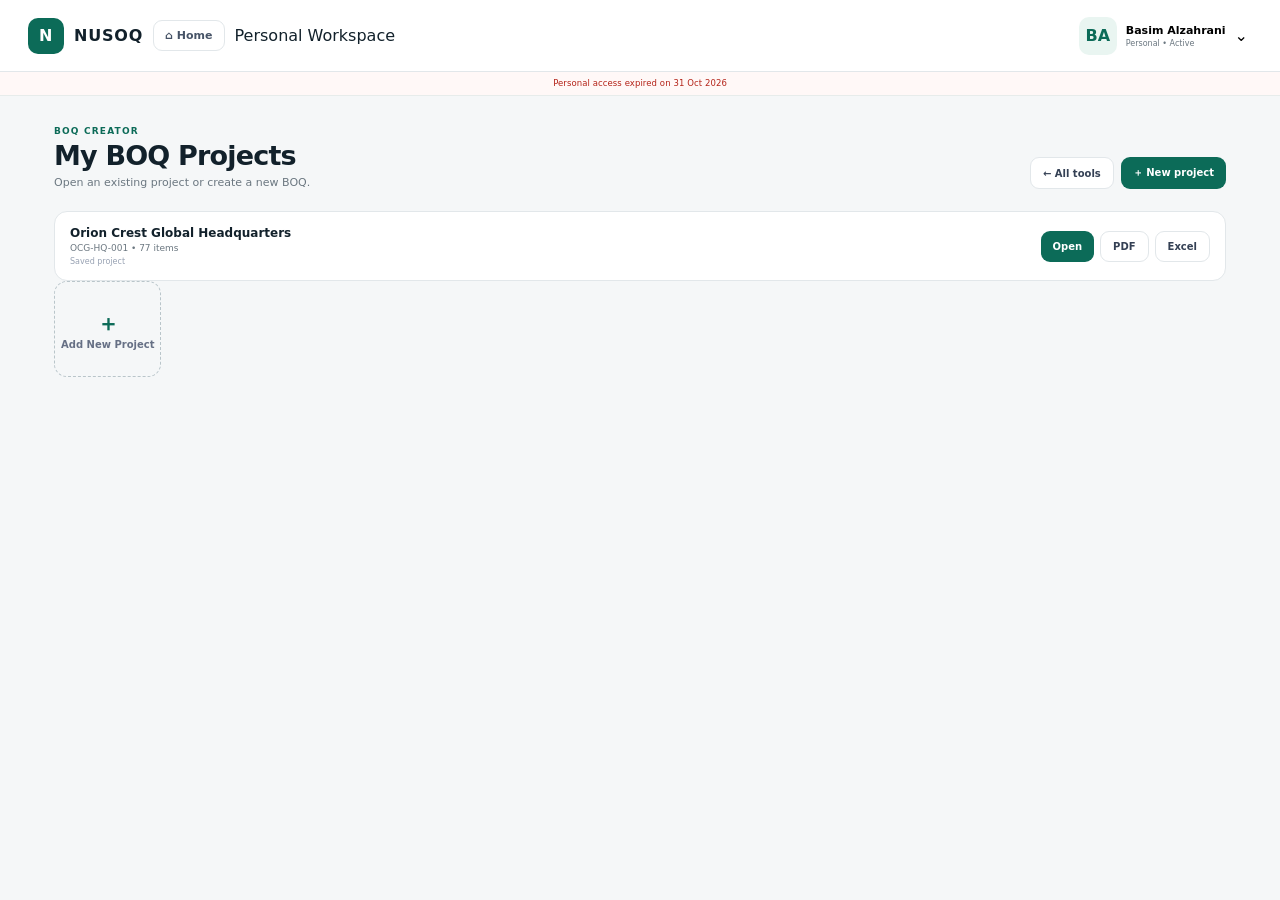
<file: boq-hub.html>
<!doctype html><html lang="en"><head><meta charset="utf-8"><meta name="viewport" content="width=device-width,initial-scale=1"><title>NUSOQ — BOQ Projects</title><link rel="stylesheet" href="mvp.css?v=1"></head><body><div class="app-shell"><div data-nusoq-shell></div><main class="page"><div class="crumb">BOQ Creator</div><div class="page-title"><div><h1>My BOQ Projects</h1><p>Open an existing project or create a new BOQ.</p></div><div class="toolbar"><a class="btn sec" href="index.html">← All tools</a><button class="btn pri" id="newProject">＋ New project</button></div></div><section id="personalView" data-only-mode="personal"><div class="projects" id="personalProjects"></div><button class="add-project" id="addPersonal"><span><b>＋</b><span>Add New Project</span></span></button></section><section id="businessView" data-only-mode="business"><div class="notice"><b>Business workflow:</b> each employee works on their assigned package. A package only enters the Master BOQ after Submit → Owner approval. Consolidation keeps one continuous item/page sequence in the issued Master BOQ.</div><div class="section-head"><div><h2>Business projects</h2><p>Workspace: <span data-workspace-name></span></p></div></div><div class="projects" id="businessProjects"></div><div id="businessDetail" style="margin-top:18px"></div></section></main></div><script src="mvp.js?v=1"></script><script>
const PERSONAL_KEY='nusoq-boq-saved-projects-v2', BUSINESS_KEY='nusoq-business-boq-v1';
const seedBusiness={projects:[{id:'hq-master',name:'Orion Crest Global Headquarters',no:'OCG-HQ-001',masterStatus:'Draft',masterItems:0,packages:[{id:'pkg-a',name:'Architectural Package',member:'Architect User',discipline:'Architecture',status:'Submitted',items:28},{id:'pkg-m',name:'Mechanical Package',member:'Mechanical User',discipline:'Mechanical',status:'Draft',items:19},{id:'pkg-s',name:'Structural Package',member:'Structural User',discipline:'Structural',status:'Approved',items:16}]}]};
function pLoad(){try{return JSON.parse(localStorage.getItem(PERSONAL_KEY)||'[]')}catch(e){return[]}}
function bLoad(){try{return JSON.parse(localStorage.getItem(BUSINESS_KEY)||'null')||JSON.parse(JSON.stringify(seedBusiness))}catch(e){return JSON.parse(JSON.stringify(seedBusiness))}}
function bSave(x){localStorage.setItem(BUSINESS_KEY,JSON.stringify(x))}
function personal(){let ps=pLoad();const box=document.querySelector('#personalProjects');if(!ps.length)ps=[{id:'orion-hq-demo',name:'Orion Crest Global Headquarters',projectNo:'OCG-HQ-001',updatedAt:new Date().toISOString(),state:{items:new Array(77)}}];box.innerHTML='';ps.forEach(p=>{const n=(p.state&&p.state.items||[]).length;const d=document.createElement('div');d.className='project-row';d.innerHTML=`<div><strong>${p.name||'BOQ Project'}</strong><span>${p.projectNo||''} • ${n} items</span><small>Saved project</small></div><div class="project-actions"><a class="btn pri" href="boq.html">Open</a><a class="btn sec" href="boq.html?export=pdf">PDF</a><a class="btn sec" href="boq.html?export=excel">Excel</a></div>`;box.appendChild(d)})}
function business(){const data=bLoad(),box=document.querySelector('#businessProjects');bSave(data);box.innerHTML='';data.projects.forEach(p=>{const approved=p.packages.filter(x=>x.status==='Approved').length;const d=document.createElement('div');d.className='project-row';d.innerHTML=`<div><strong>${p.name}</strong><span>${p.no} • ${p.packages.length} packages • ${approved} approved</span><small>Master BOQ: ${p.masterStatus}</small></div><div class="project-actions"><button class="btn pri" data-open="${p.id}">Open project</button><a class="btn sec" href="boq.html">Open Master BOQ</a></div>`;box.appendChild(d)});box.querySelectorAll('[data-open]').forEach(b=>b.onclick=()=>detail(b.dataset.open))}
function detail(id){const data=bLoad(),p=data.projects.find(x=>x.id===id),wrap=document.querySelector('#businessDetail');if(!p)return;const approvedItems=p.packages.filter(x=>x.status==='Approved').reduce((a,x)=>a+x.items,0);wrap.innerHTML=`<div class="section-head"><div><h2>${p.name}</h2><p>Packages are isolated until Owner approval.</p></div><button class="btn pri" id="mergeMaster">Consolidate approved packages</button></div><div class="kpi-grid"><div class="kpi"><span>Packages</span><b>${p.packages.length}</b></div><div class="kpi"><span>Approved</span><b>${p.packages.filter(x=>x.status==='Approved').length}</b></div><div class="kpi"><span>Approved items</span><b>${approvedItems}</b></div><div class="kpi"><span>Master items</span><b>${p.masterItems||0}</b></div></div><div class="table-wrap" style="margin-top:12px"><table class="table"><thead><tr><th>Package</th><th>Assigned to</th><th>Discipline</th><th>Items</th><th>Status</th><th>Actions</th></tr></thead><tbody>${p.packages.map(x=>`<tr><td><b>${x.name}</b></td><td>${x.member}</td><td>${x.discipline}</td><td>${x.items}</td><td><span class="pill ${x.status.toLowerCase()}">${x.status}</span></td><td><div class="toolbar"><a class="btn sec" href="boq.html">Open</a>${x.status==='Draft'?`<button class="btn soft" data-submit="${x.id}">Submit</button>`:''}${x.status==='Submitted'?`<button class="btn soft" data-approve="${x.id}">Approve</button><button class="btn danger" data-return="${x.id}">Return</button>`:''}</div></td></tr>`).join('')}</tbody></table></div>`;wrap.querySelectorAll('[data-submit]').forEach(b=>b.onclick=()=>setPkg(id,b.dataset.submit,'Submitted'));wrap.querySelectorAll('[data-approve]').forEach(b=>b.onclick=()=>setPkg(id,b.dataset.approve,'Approved'));wrap.querySelectorAll('[data-return]').forEach(b=>b.onclick=()=>setPkg(id,b.dataset.return,'Returned'));document.querySelector('#mergeMaster').onclick=()=>{const x=bLoad(),pr=x.projects.find(y=>y.id===id);pr.masterItems=pr.packages.filter(z=>z.status==='Approved').reduce((a,z)=>a+z.items,0);pr.masterStatus=pr.masterItems?'Consolidated':'Draft';bSave(x);detail(id)}}
function setPkg(pid,pkg,status){const x=bLoad(),p=x.projects.find(y=>y.id===pid),z=p.packages.find(y=>y.id===pkg);z.status=status;bSave(x);detail(pid);business()}
function newProject(){if(Nusoq.mode()==='business'){const x=bLoad();x.projects.unshift({id:'p'+Date.now(),name:'New Business BOQ',no:'NEW-'+String(x.projects.length+1).padStart(3,'0'),masterStatus:'Draft',masterItems:0,packages:[]});bSave(x);business();return}location.href='boq.html'}
document.querySelector('#newProject').onclick=newProject;document.querySelector('#addPersonal').onclick=newProject;personal();business();document.addEventListener('nusoq:mode',()=>{personal();business()});
</script></body></html>
</file>
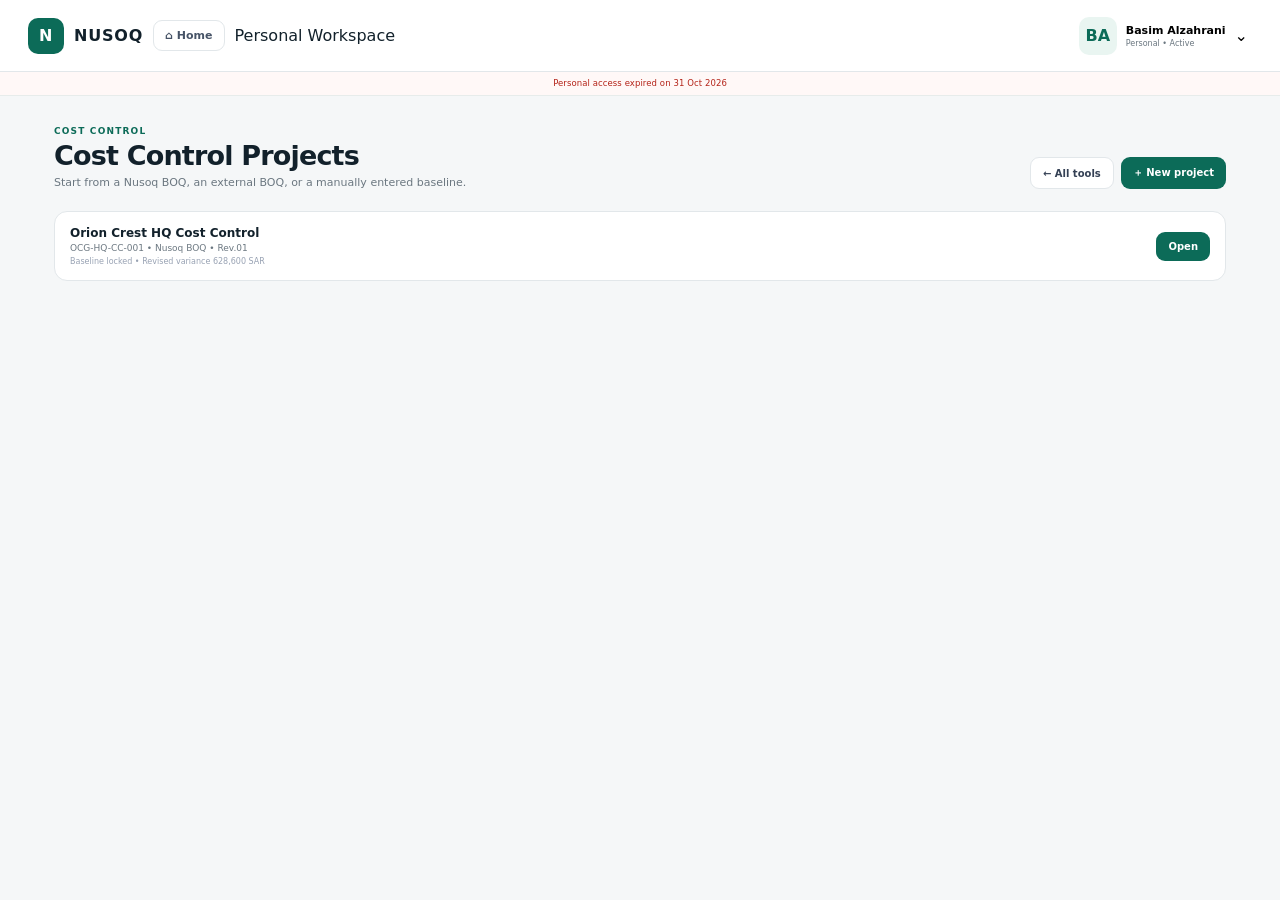
<file: cost-control.html>
<!doctype html><html lang="en"><head><meta charset="utf-8"><meta name="viewport" content="width=device-width,initial-scale=1"><title>NUSOQ — Cost Control</title><link rel="stylesheet" href="mvp.css?v=1"></head><body><div class="app-shell"><div data-nusoq-shell></div><main class="page"><div class="crumb">Cost Control</div><div class="page-title"><div><h1>Cost Control Projects</h1><p>Start from a Nusoq BOQ, an external BOQ, or a manually entered baseline.</p></div><div class="toolbar"><a class="btn sec" href="index.html">← All tools</a><button class="btn pri" id="newCost">＋ New project</button></div></div><div class="notice" data-only-mode="business"><b>Business mode:</b> cost data remains inside the Business workspace. Team access is controlled by the Owner, and package inputs can be reviewed before updating the shared forecast.</div><div id="projectList" class="projects" style="margin-top:14px"></div><div id="workspace" style="margin-top:20px"></div></main></div><div class="modal-bg" id="sourceModal"><div class="modal"><div class="modal-head"><div><h3>Create Cost Control Project</h3><p>Choose the BOQ source.</p></div><button class="close" data-close>×</button></div><div class="modal-body"><div class="cards" style="grid-template-columns:1fr"><button class="card" data-source="nusoq" style="text-align:left;cursor:pointer"><h3>Import from Nusoq BOQ</h3><p>Use a BOQ already saved in the same account and keep its item codes.</p></button><button class="card" data-source="external" style="text-align:left;cursor:pointer"><h3>Import external BOQ</h3><p>Upload an Excel BOQ and preserve its values as the starting baseline.</p></button><button class="card" data-source="manual" style="text-align:left;cursor:pointer"><h3>Manual baseline</h3><p>Start empty and enter BOQ items manually.</p></button></div></div><div class="modal-foot"><button class="btn sec" data-close>Cancel</button></div></div></div><script src="mvp.js?v=1"></script><script>
const KEY='nusoq-cost-projects-v1';
const seed=[{id:'cc1',name:'Orion Crest HQ Cost Control',no:'OCG-HQ-CC-001',source:'Nusoq BOQ',baselineLocked:true,rev:'Rev.01',items:[{code:'030101',item:'Reinforced Concrete',qty:2800,rate:420,revQty:2900,revRate:420,committed:1050000,actual:760000,progress:68},{code:'090101',item:'Porcelain Flooring',qty:8200,rate:145,revQty:8450,revRate:148,committed:1180000,actual:690000,progress:55},{code:'230101',item:'HVAC Package',qty:1,rate:4200000,revQty:1,revRate:4550000,committed:4400000,actual:2400000,progress:49},{code:'260101',item:'Electrical Package',qty:1,rate:3850000,revQty:1,revRate:4025000,committed:3950000,actual:2100000,progress:51}]}];
const clone=x=>JSON.parse(JSON.stringify(x));
function load(){try{return JSON.parse(localStorage.getItem(KEY)||'null')||clone(seed)}catch(e){return clone(seed)}}function save(x){localStorage.setItem(KEY,JSON.stringify(x))}function money(n){return Number(n||0).toLocaleString('en-US',{maximumFractionDigits:0})}
function render(){const ps=load(),box=document.querySelector('#projectList');save(ps);box.innerHTML='';ps.forEach(p=>{const base=p.items.reduce((a,x)=>a+x.qty*x.rate,0),rev=p.items.reduce((a,x)=>a+x.revQty*x.revRate,0);const d=document.createElement('div');d.className='project-row';d.innerHTML=`<div><strong>${p.name}</strong><span>${p.no} • ${p.source} • ${p.rev}</span><small>Baseline ${p.baselineLocked?'locked':'open'} • Revised variance ${money(rev-base)} SAR</small></div><div class="project-actions"><button class="btn pri" data-open="${p.id}">Open</button></div>`;box.appendChild(d)});box.querySelectorAll('[data-open]').forEach(b=>b.onclick=()=>openProject(b.dataset.open))}
function openProject(id){const p=load().find(x=>x.id===id),w=document.querySelector('#workspace');if(!p)return;const base=p.items.reduce((a,x)=>a+x.qty*x.rate,0),rev=p.items.reduce((a,x)=>a+x.revQty*x.revRate,0),actual=p.items.reduce((a,x)=>a+x.actual,0),comm=p.items.reduce((a,x)=>a+x.committed,0);w.innerHTML=`<div class="section-head"><div><h2>${p.name}</h2><p>${p.rev} • baseline ${p.baselineLocked?'locked':'open'}</p></div><div class="toolbar">${p.baselineLocked?'':'<button class="btn sec" id="lockBaseline">Lock baseline</button>'}<button class="btn sec" id="newRevision">New revision</button><button class="btn pri" id="saveCost">Save</button></div></div><div class="kpi-grid"><div class="kpi"><span>Baseline</span><b>${money(base)}</b></div><div class="kpi"><span>Revised</span><b>${money(rev)}</b></div><div class="kpi"><span>Committed</span><b>${money(comm)}</b></div><div class="kpi"><span>Actual</span><b>${money(actual)}</b></div></div><div class="table-wrap" style="margin-top:12px"><table class="table"><thead><tr><th>Code</th><th>Item</th><th>Baseline Qty</th><th>Baseline Rate</th><th>Revised Qty</th><th>Revised Rate</th><th>Committed</th><th>Actual</th><th>Progress %</th><th>Forecast</th><th>Variance</th></tr></thead><tbody>${p.items.map((x,i)=>{const b=x.qty*x.rate,r=x.revQty*x.revRate,fc=Math.max(x.committed,r);return `<tr><td><b>${x.code}</b></td><td>${x.item}</td><td>${x.qty}</td><td>${money(x.rate)}</td><td><input data-i="${i}" data-f="revQty" type="number" value="${x.revQty}"></td><td><input data-i="${i}" data-f="revRate" type="number" value="${x.revRate}"></td><td><input data-i="${i}" data-f="committed" type="number" value="${x.committed}"></td><td><input data-i="${i}" data-f="actual" type="number" value="${x.actual}"></td><td><input data-i="${i}" data-f="progress" type="number" value="${x.progress}"></td><td>${money(fc)}</td><td>${money(r-b)}</td></tr>`}).join('')}</tbody></table></div><div class="notice" style="margin-top:12px"><b>Revision rule:</b> the baseline stays frozen after approval. Revised BOQ values and cost inputs are stored separately so the original contractual baseline is never overwritten.</div>`;w.querySelectorAll('[data-i]').forEach(inp=>inp.onchange=()=>{const all=load(),pr=all.find(x=>x.id===id);pr.items[+inp.dataset.i][inp.dataset.f]=+inp.value;save(all);openProject(id)});if(document.querySelector('#lockBaseline'))document.querySelector('#lockBaseline').onclick=()=>{const all=load(),pr=all.find(x=>x.id===id);pr.baselineLocked=true;save(all);openProject(id)};document.querySelector('#newRevision').onclick=()=>{const all=load(),pr=all.find(x=>x.id===id);const n=(+String(pr.rev).replace(/\D/g,'')||1)+1;pr.rev='Rev.'+String(n).padStart(2,'0');save(all);openProject(id)};document.querySelector('#saveCost').onclick=()=>{alert('Cost Control project saved in this MVP browser.');render()}}
function showModal(){document.querySelector('#sourceModal').classList.add('on')}document.querySelector('#newCost').onclick=showModal;document.querySelectorAll('#sourceModal [data-close]').forEach(b=>b.onclick=()=>document.querySelector('#sourceModal').classList.remove('on'));document.querySelectorAll('[data-source]').forEach(b=>b.onclick=()=>{const src=b.dataset.source,ps=load();ps.unshift({id:'cc'+Date.now(),name:src==='nusoq'?'New Cost Control from Nusoq BOQ':src==='external'?'Imported BOQ Cost Control':'Manual Cost Control Project',no:'CC-'+Date.now().toString().slice(-5),source:src==='nusoq'?'Nusoq BOQ':src==='external'?'External Excel':'Manual',baselineLocked:false,rev:'Rev.00',items:[]});save(ps);document.querySelector('#sourceModal').classList.remove('on');render()});render();
</script></body></html>
</file>
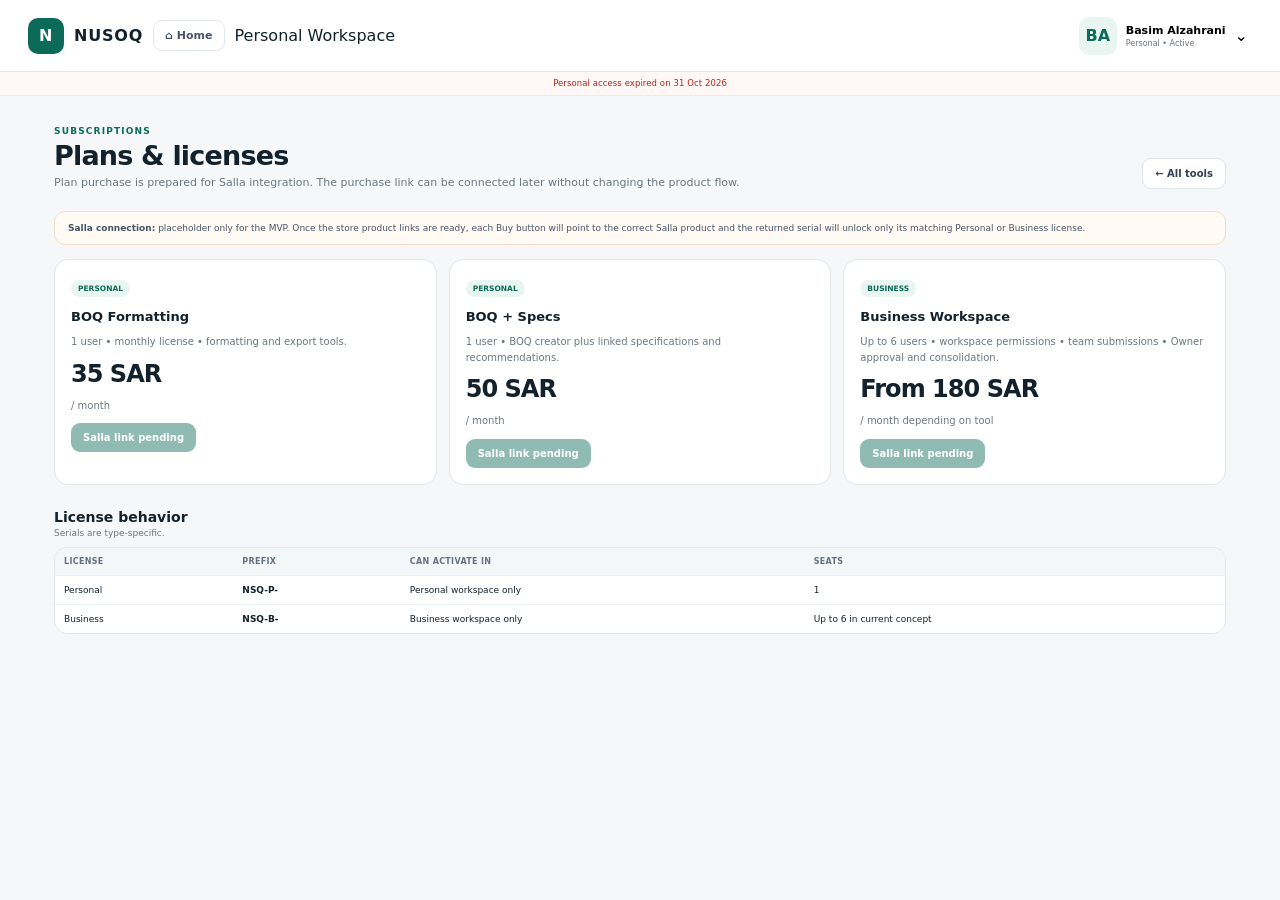
<file: plans.html>
<!doctype html><html lang="en"><head><meta charset="utf-8"><meta name="viewport" content="width=device-width,initial-scale=1"><title>NUSOQ — Plans</title><link rel="stylesheet" href="mvp.css?v=1"></head><body><div class="app-shell"><div data-nusoq-shell></div><main class="page"><div class="crumb">Subscriptions</div><div class="page-title"><div><h1>Plans & licenses</h1><p>Plan purchase is prepared for Salla integration. The purchase link can be connected later without changing the product flow.</p></div><a class="btn sec" href="index.html">← All tools</a></div><div class="notice amber"><b>Salla connection:</b> placeholder only for the MVP. Once the store product links are ready, each Buy button will point to the correct Salla product and the returned serial will unlock only its matching Personal or Business license.</div><section class="cards" style="margin-top:14px"><div class="card"><span class="badge active">PERSONAL</span><h3 style="margin-top:12px">BOQ Formatting</h3><p>1 user • monthly license • formatting and export tools.</p><div class="stat">35 SAR</div><p>/ month</p><button class="btn pri" disabled>Salla link pending</button></div><div class="card"><span class="badge active">PERSONAL</span><h3 style="margin-top:12px">BOQ + Specs</h3><p>1 user • BOQ creator plus linked specifications and recommendations.</p><div class="stat">50 SAR</div><p>/ month</p><button class="btn pri" disabled>Salla link pending</button></div><div class="card"><span class="badge active">BUSINESS</span><h3 style="margin-top:12px">Business Workspace</h3><p>Up to 6 users • workspace permissions • team submissions • Owner approval and consolidation.</p><div class="stat">From 180 SAR</div><p>/ month depending on tool</p><button class="btn pri" disabled>Salla link pending</button></div></section><div class="section-head"><div><h2>License behavior</h2><p>Serials are type-specific.</p></div></div><div class="table-wrap"><table class="table"><thead><tr><th>License</th><th>Prefix</th><th>Can activate in</th><th>Seats</th></tr></thead><tbody><tr><td>Personal</td><td><b>NSQ-P-</b></td><td>Personal workspace only</td><td>1</td></tr><tr><td>Business</td><td><b>NSQ-B-</b></td><td>Business workspace only</td><td>Up to 6 in current concept</td></tr></tbody></table></div></main></div><script src="mvp.js?v=1"></script></body></html>
</file>
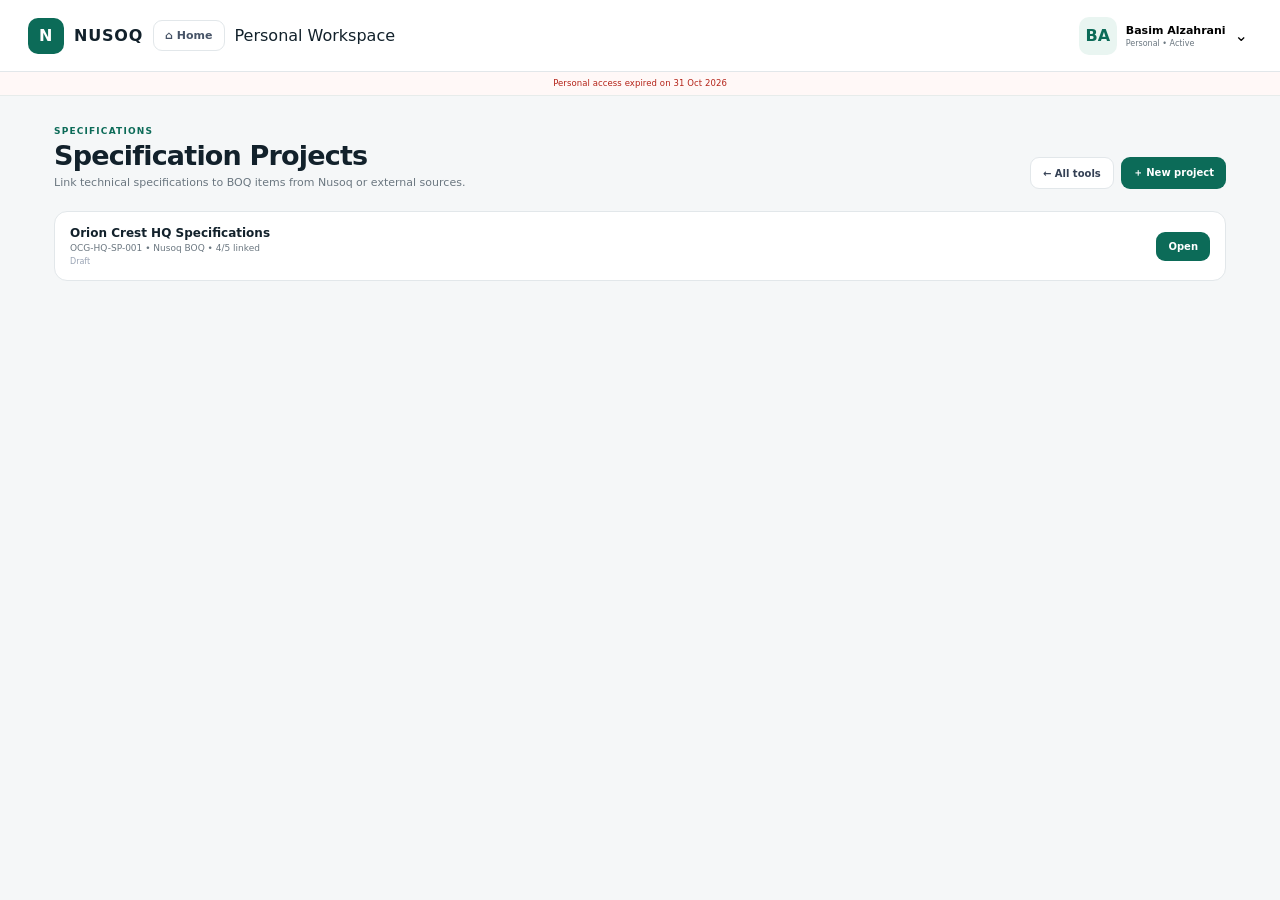
<file: specs.html>
<!doctype html><html lang="en"><head><meta charset="utf-8"><meta name="viewport" content="width=device-width,initial-scale=1"><title>NUSOQ — Specifications</title><link rel="stylesheet" href="mvp.css?v=1"></head><body><div class="app-shell"><div data-nusoq-shell></div><main class="page"><div class="crumb">Specifications</div><div class="page-title"><div><h1>Specification Projects</h1><p>Link technical specifications to BOQ items from Nusoq or external sources.</p></div><div class="toolbar"><a class="btn sec" href="index.html">← All tools</a><button class="btn pri" id="newSpec">＋ New project</button></div></div><div class="notice" data-only-mode="business"><b>Business mode:</b> members can prepare their assigned specification packages and submit them to the workspace Owner before they enter the approved project set.</div><div id="projectList" class="projects" style="margin-top:14px"></div><div id="workspace" style="margin-top:20px"></div></main></div><div class="modal-bg" id="sourceModal"><div class="modal"><div class="modal-head"><div><h3>Create Specification Project</h3><p>Choose where the BOQ items come from.</p></div><button class="close" data-close>×</button></div><div class="modal-body"><div class="cards" style="grid-template-columns:1fr"><button class="card" data-source="nusoq" style="text-align:left;cursor:pointer"><h3>From Nusoq BOQ</h3><p>Select a BOQ already saved in the same account. Item codes and descriptions remain linked.</p></button><button class="card" data-source="external" style="text-align:left;cursor:pointer"><h3>Import external BOQ</h3><p>Upload an Excel BOQ and keep the source values as imported.</p></button><button class="card" data-source="new" style="text-align:left;cursor:pointer"><h3>New BOQ + Specifications</h3><p>Create a new BOQ structure and write specifications in the same project.</p></button></div></div><div class="modal-foot"><button class="btn sec" data-close>Cancel</button></div></div></div><script src="mvp.js?v=1"></script><script>
const KEY='nusoq-spec-projects-v1';
const seed=[{id:'sp1',name:'Orion Crest HQ Specifications',no:'OCG-HQ-SP-001',source:'Nusoq BOQ',status:'Draft',items:[{code:'030101',item:'Reinforced Concrete',spec:'03 30 00 — Cast-in-Place Concrete',status:'Linked'},{code:'070101',item:'Roof Waterproofing',spec:'07 54 19 — PVC Roofing',status:'Linked'},{code:'080101',item:'Aluminum Doors',spec:'08 11 16 — Aluminum Doors and Frames',status:'Linked'},{code:'090101',item:'Porcelain Flooring',spec:'09 30 13 — Ceramic Tiling',status:'Review'},{code:'230101',item:'Air Handling Units',spec:'',status:'Missing'}]}];
function load(){try{return JSON.parse(localStorage.getItem(KEY)||'null')||JSON.parse(JSON.stringify(seed))}catch(e){return JSON.parse(JSON.stringify(seed))}}
function save(x){localStorage.setItem(KEY,JSON.stringify(x))}
function render(){const ps=load(),box=document.querySelector('#projectList');save(ps);box.innerHTML='';ps.forEach(p=>{const linked=p.items.filter(x=>x.spec).length;const d=document.createElement('div');d.className='project-row';d.innerHTML=`<div><strong>${p.name}</strong><span>${p.no} • ${p.source} • ${linked}/${p.items.length} linked</span><small>${p.status}</small></div><div class="project-actions"><button class="btn pri" data-open="${p.id}">Open</button></div>`;box.appendChild(d)});box.querySelectorAll('[data-open]').forEach(b=>b.onclick=()=>openProject(b.dataset.open))}
function openProject(id){const p=load().find(x=>x.id===id),w=document.querySelector('#workspace');if(!p)return;const linked=p.items.filter(x=>x.spec).length;w.innerHTML=`<div class="section-head"><div><h2>${p.name}</h2><p>Specification references stay linked to the original BOQ item codes.</p></div><div class="toolbar"><button class="btn sec" id="references">Reference library</button><button class="btn pri" id="saveSpec">Save</button></div></div><div class="kpi-grid"><div class="kpi"><span>BOQ items</span><b>${p.items.length}</b></div><div class="kpi"><span>Linked specs</span><b>${linked}</b></div><div class="kpi"><span>Missing</span><b>${p.items.filter(x=>!x.spec).length}</b></div><div class="kpi"><span>Review</span><b>${p.items.filter(x=>x.status==='Review').length}</b></div></div><div class="table-wrap" style="margin-top:12px"><table class="table"><thead><tr><th>Item Code</th><th>BOQ Item</th><th>Specification Reference</th><th>Status</th></tr></thead><tbody>${p.items.map((x,i)=>`<tr><td><b>${x.code}</b></td><td>${x.item}</td><td><input data-i="${i}" value="${x.spec}" placeholder="e.g. 09 30 13 — Ceramic Tiling"></td><td><span class="pill ${x.spec?'approved':'returned'}">${x.spec?(x.status||'Linked'):'Missing'}</span></td></tr>`).join('')}</tbody></table></div><div class="notice" style="margin-top:12px"><b>Reference library:</b> your saved specification files will be added later as a searchable project reference source. Users will be able to choose one of several matching references for each BOQ item.</div>`;w.querySelectorAll('[data-i]').forEach(inp=>inp.onchange=()=>{const all=load(),pr=all.find(x=>x.id===id);pr.items[+inp.dataset.i].spec=inp.value;pr.items[+inp.dataset.i].status=inp.value?'Review':'Missing';save(all)});document.querySelector('#saveSpec').onclick=()=>{alert('Specification project saved in this MVP browser.');render()};document.querySelector('#references').onclick=()=>alert('Reference library placeholder — your specification files will be connected here later.')}
function showModal(){document.querySelector('#sourceModal').classList.add('on')}
document.querySelector('#newSpec').onclick=showModal;document.querySelectorAll('#sourceModal [data-close]').forEach(b=>b.onclick=()=>document.querySelector('#sourceModal').classList.remove('on'));document.querySelectorAll('[data-source]').forEach(b=>b.onclick=()=>{const src=b.dataset.source,ps=load();ps.unshift({id:'sp'+Date.now(),name:src==='nusoq'?'New Specifications from Nusoq BOQ':src==='external'?'Imported BOQ Specifications':'New BOQ + Specifications',no:'SP-'+Date.now().toString().slice(-5),source:src==='nusoq'?'Nusoq BOQ':src==='external'?'External Excel':'New BOQ',status:'Draft',items:[]});save(ps);document.querySelector('#sourceModal').classList.remove('on');render()});render();
</script></body></html>
</file>
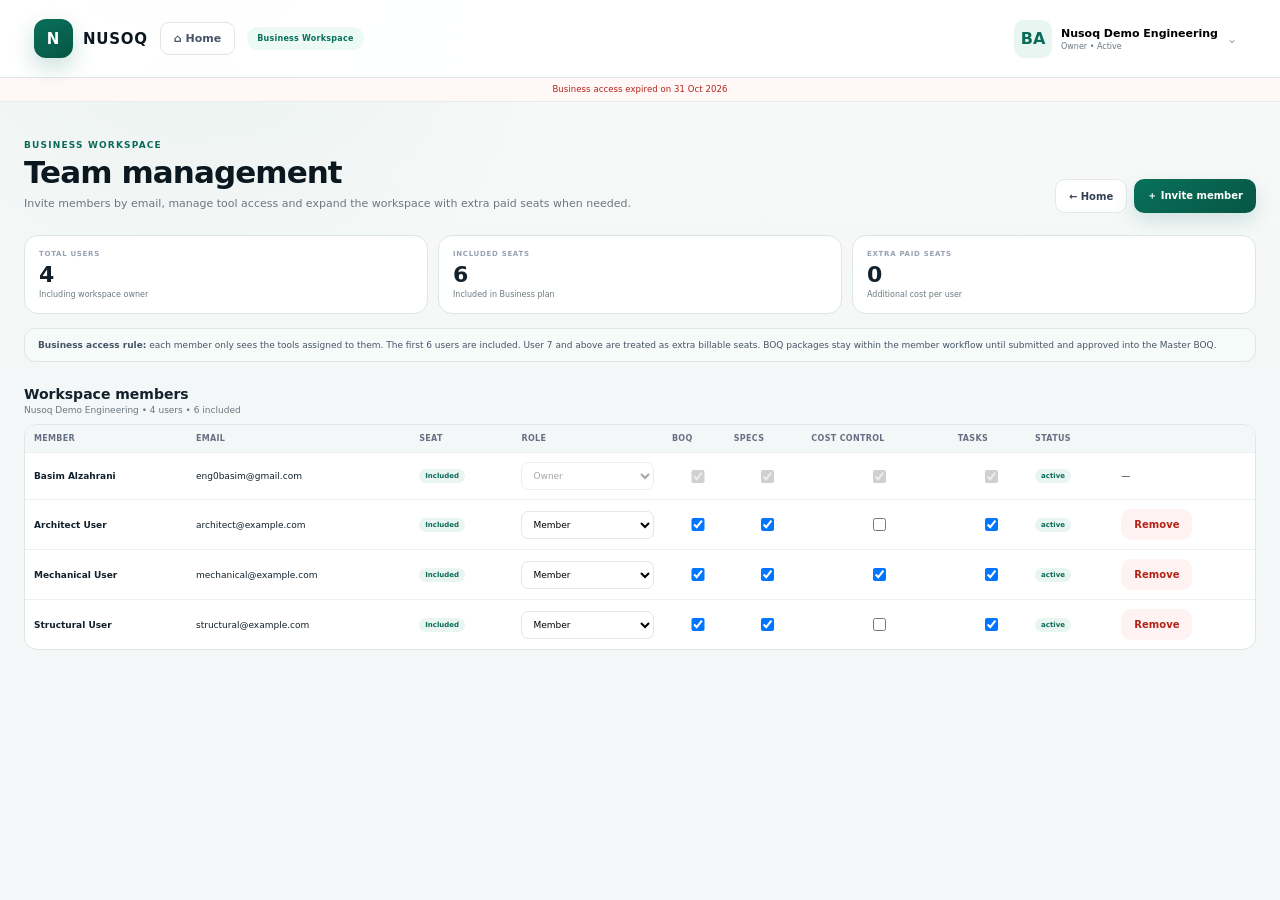
<file: team.html>
<!doctype html><html lang="en"><head><meta charset="utf-8"><meta name="viewport" content="width=device-width,initial-scale=1"><title>NUSOQ — Team Management</title><link rel="stylesheet" href="mvp.css?v=1"><link rel="stylesheet" href="mvp-pro.css?v=1"></head><body><div class="app-shell"><div data-nusoq-shell></div><main class="page"><div class="crumb">Business Workspace</div><div class="page-title"><div><h1>Team management</h1><p>Invite members by email, manage tool access and expand the workspace with extra paid seats when needed.</p></div><div class="toolbar"><a class="btn sec" href="workspace.html">← Home</a><button class="btn pri" id="inviteBtn">＋ Invite member</button></div></div><div class="seat-summary"><div class="seat-stat"><small>Total users</small><b id="totalUsers">0</b><span>Including workspace owner</span></div><div class="seat-stat"><small>Included seats</small><b>6</b><span>Included in Business plan</span></div><div class="seat-stat"><small>Extra paid seats</small><b id="extraUsers">0</b><span>Additional cost per user</span></div></div><div class="notice"><b>Business access rule:</b> each member only sees the tools assigned to them. The first 6 users are included. User 7 and above are treated as extra billable seats. BOQ packages stay within the member workflow until submitted and approved into the Master BOQ.</div><div class="section-head"><div><h2>Workspace members</h2><p><span data-workspace-name></span> • <span data-seat-count></span></p></div></div><div class="table-wrap"><table class="table"><thead><tr><th>Member</th><th>Email</th><th>Seat</th><th>Role</th><th>BOQ</th><th>Specs</th><th>Cost Control</th><th>Tasks</th><th>Status</th><th></th></tr></thead><tbody id="teamRows"></tbody></table></div></main></div><div class="modal-bg" id="inviteModal"><div class="modal"><div class="modal-head"><div><h3>Invite member</h3><p>Invite by email and choose the tools this person can access.</p></div><button class="close" data-close>×</button></div><div class="modal-body"><div id="seatMessage" class="notice" style="margin-bottom:12px"></div><div class="form-grid"><label class="field">Name<input id="memberName"></label><label class="field">Email<input id="memberEmail" type="email"></label><label class="field">Role<select id="memberRole"><option>Member</option><option>Manager</option></select></label><div class="field">Tools<div style="margin-top:8px;display:grid;gap:7px"><label><input type="checkbox" value="boq" checked> BOQ Creator</label><label><input type="checkbox" value="specs"> Specifications</label><label><input type="checkbox" value="cost"> Cost Control</label><label><input type="checkbox" value="tasks" checked> Tasks</label></div></div></div><div class="seat-warning hidden" id="extraWarning"><b>Extra seat:</b> this user is above the 6 included seats and will require an additional per-user charge once billing is connected.</div></div><div class="modal-foot"><button class="btn sec" data-close>Cancel</button><button class="btn pri" id="sendInvite">Add member</button></div></div></div><script src="mvp.js?v=2"></script><script>
if(Nusoq.mode()!=='business')Nusoq.setMode('business');
function render(){const team=Nusoq.team(),rows=document.querySelector('#teamRows'),s=Nusoq.seatInfo();document.querySelector('#totalUsers').textContent=s.used;document.querySelector('#extraUsers').textContent=s.extra;rows.innerHTML=team.map((m,idx)=>`<tr><td><b>${m.name}</b></td><td>${m.email}</td><td>${idx<6?'<span class="included-seat">Included</span>':'<span class="extra-seat">Extra paid seat</span>'}</td><td><select data-role="${m.id}" ${m.role==='Owner'?'disabled':''}><option ${m.role==='Member'?'selected':''}>Member</option><option ${m.role==='Manager'?'selected':''}>Manager</option><option ${m.role==='Owner'?'selected':''}>Owner</option></select></td>${['boq','specs','cost','tasks'].map(t=>`<td style="text-align:center"><input type="checkbox" data-tool="${m.id}" data-t="${t}" ${m.tools.includes(t)?'checked':''} ${m.role==='Owner'?'disabled':''}></td>`).join('')}<td><span class="pill ${m.status==='active'?'approved':'submitted'}">${m.status}</span></td><td>${m.role==='Owner'?'—':`<button class="btn danger" data-del="${m.id}">Remove</button>`}</td></tr>`).join('');rows.querySelectorAll('[data-tool]').forEach(c=>c.onchange=()=>{const x=Nusoq.team(),m=x.find(y=>y.id===c.dataset.tool);m.tools=c.checked?[...new Set([...m.tools,c.dataset.t])]:m.tools.filter(t=>t!==c.dataset.t);Nusoq.saveTeam(x)});rows.querySelectorAll('[data-role]').forEach(sel=>sel.onchange=()=>{const x=Nusoq.team(),m=x.find(y=>y.id===sel.dataset.role);m.role=sel.value;Nusoq.saveTeam(x)});rows.querySelectorAll('[data-del]').forEach(b=>b.onclick=()=>{Nusoq.saveTeam(Nusoq.team().filter(x=>x.id!==b.dataset.del));render()})}
function openInvite(){const s=Nusoq.seatInfo(),extra=s.nextIsExtra;document.querySelector('#seatMessage').innerHTML=extra?`You currently have <b>${s.used}</b> users. The next member will be an <b>extra paid seat</b>.`:`You currently have <b>${s.used}</b> of <b>6 included seats</b> in use.`;document.querySelector('#extraWarning').classList.toggle('hidden',!extra);document.querySelector('#sendInvite').textContent=extra?'Add extra seat':'Add member';document.querySelector('#inviteModal').classList.add('on')}
document.querySelector('#inviteBtn').onclick=openInvite;document.querySelectorAll('#inviteModal [data-close]').forEach(b=>b.onclick=()=>document.querySelector('#inviteModal').classList.remove('on'));document.querySelector('#sendInvite').onclick=()=>{const n=document.querySelector('#memberName').value.trim(),e=document.querySelector('#memberEmail').value.trim();if(!n||!e)return alert('Enter name and email.');const x=Nusoq.team();if(x.some(m=>m.email.toLowerCase()===e.toLowerCase()))return alert('This email is already in the workspace.');const tools=[...document.querySelectorAll('#inviteModal input[type=checkbox]:checked')].map(c=>c.value);x.push({id:'u'+Date.now(),name:n,email:e,role:document.querySelector('#memberRole').value,status:'pending',tools,seatType:x.length>=6?'extra':'included'});Nusoq.saveTeam(x);document.querySelector('#inviteModal').classList.remove('on');document.querySelector('#memberName').value='';document.querySelector('#memberEmail').value='';render()};render();
</script></body></html>
</file>
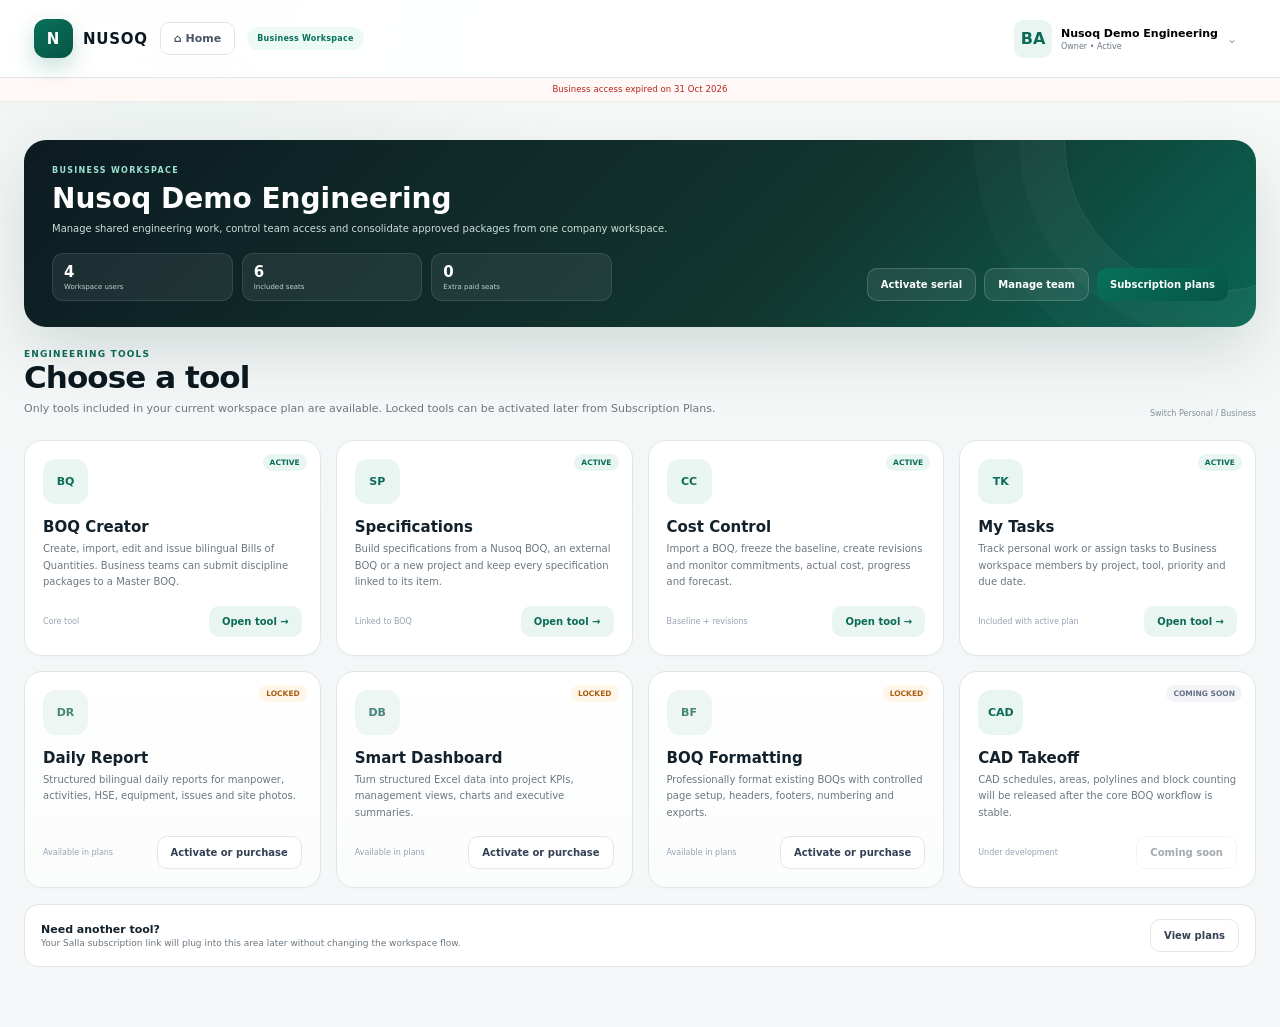
<file: workspace.html>
<!doctype html><html lang="en"><head><meta charset="utf-8"><meta name="viewport" content="width=device-width,initial-scale=1"><title>NUSOQ — Workspace</title><link rel="stylesheet" href="mvp.css?v=1"><link rel="stylesheet" href="mvp-pro.css?v=1"></head><body><div class="app-shell"><div data-nusoq-shell></div><main class="page"><section class="workspace-hero"><div class="hero-content"><div><div class="kicker" id="heroKicker">PERSONAL WORKSPACE</div><h1 id="heroTitle">Your engineering workspace</h1><p id="heroText">Open your tools and continue working on your projects from one place.</p><div class="business-mini hidden" id="businessMini"><div><b id="seatUsed">0</b><span>Workspace users</span></div><div><b>6</b><span>Included seats</span></div><div><b id="extraUsed">0</b><span>Extra paid seats</span></div></div></div><div class="hero-actions"><button class="btn sec" onclick="Nusoq.showActivation()">Activate serial</button><a class="btn sec hidden" id="teamAction" href="team.html">Manage team</a><a class="btn pri" href="plans.html">Subscription plans</a></div></div></section><div class="page-title"><div><div class="crumb">Engineering Tools</div><h1>Choose a tool</h1><p>Only tools included in your current workspace plan are available. Locked tools can be activated later from Subscription Plans.</p></div><a class="workspace-switch-link" href="index.html">Switch Personal / Business</a></div><section class="grid tools-grid"><article class="tool-card" data-tool="boq"><span class="badge active">ACTIVE</span><div class="tool-ico">BQ</div><h3>BOQ Creator</h3><p>Create, import, edit and issue bilingual Bills of Quantities. Business teams can submit discipline packages to a Master BOQ.</p><div class="tool-bottom"><small>Core tool</small><button class="btn soft" data-tool-action>Open tool →</button></div></article><article class="tool-card" data-tool="specs"><span class="badge active">ACTIVE</span><div class="tool-ico">SP</div><h3>Specifications</h3><p>Build specifications from a Nusoq BOQ, an external BOQ or a new project and keep every specification linked to its item.</p><div class="tool-bottom"><small>Linked to BOQ</small><button class="btn soft" data-tool-action>Open tool →</button></div></article><article class="tool-card" data-tool="cost"><span class="badge active">ACTIVE</span><div class="tool-ico">CC</div><h3>Cost Control</h3><p>Import a BOQ, freeze the baseline, create revisions and monitor commitments, actual cost, progress and forecast.</p><div class="tool-bottom"><small>Baseline + revisions</small><button class="btn soft" data-tool-action>Open tool →</button></div></article><article class="tool-card" data-tool="tasks"><span class="badge active">ACTIVE</span><div class="tool-ico">TK</div><h3>My Tasks</h3><p>Track personal work or assign tasks to Business workspace members by project, tool, priority and due date.</p><div class="tool-bottom"><small>Included with active plan</small><button class="btn soft" data-tool-action>Open tool →</button></div></article><article class="tool-card" data-tool="reports"><span class="badge plan">PLAN REQUIRED</span><div class="tool-ico">DR</div><h3>Daily Report</h3><p>Structured bilingual daily reports for manpower, activities, HSE, equipment, issues and site photos.</p><div class="tool-bottom"><small>Available in plans</small><button class="btn sec" data-tool-action>View plans</button></div></article><article class="tool-card" data-tool="dashboard"><span class="badge plan">PLAN REQUIRED</span><div class="tool-ico">DB</div><h3>Smart Dashboard</h3><p>Turn structured Excel data into project KPIs, management views, charts and executive summaries.</p><div class="tool-bottom"><small>Available in plans</small><button class="btn sec" data-tool-action>View plans</button></div></article><article class="tool-card" data-tool="formatter"><span class="badge plan">PLAN REQUIRED</span><div class="tool-ico">BF</div><h3>BOQ Formatting</h3><p>Professionally format existing BOQs with controlled page setup, headers, footers, numbering and exports.</p><div class="tool-bottom"><small>Available in plans</small><button class="btn sec" data-tool-action>View plans</button></div></article><article class="tool-card" data-tool="cad"><span class="badge soon">COMING SOON</span><div class="tool-ico">CAD</div><h3>CAD Takeoff</h3><p>CAD schedules, areas, polylines and block counting will be released after the core BOQ workflow is stable.</p><div class="tool-bottom"><small>Under development</small><button class="btn sec" disabled data-tool-action>Coming soon</button></div></article></section><div class="plan-strip"><div><strong>Need another tool?</strong><span>Your Salla subscription link will plug into this area later without changing the workspace flow.</span></div><a class="btn sec" href="plans.html">View plans</a></div></main></div><script src="mvp.js?v=2"></script><script>function paintWorkspace(){const a=Nusoq.account(),business=Nusoq.mode()==='business',s=Nusoq.seatInfo();document.querySelector('#heroKicker').textContent=business?'BUSINESS WORKSPACE':'PERSONAL WORKSPACE';document.querySelector('#heroTitle').textContent=business?(a.business.company||'Business Workspace'):'Your engineering workspace';document.querySelector('#heroText').textContent=business?'Manage shared engineering work, control team access and consolidate approved packages from one company workspace.':'Your private engineering workspace for projects, tools, files and subscriptions.';document.querySelector('#businessMini').classList.toggle('hidden',!business);document.querySelector('#teamAction').classList.toggle('hidden',!business);document.querySelector('#seatUsed').textContent=s.used;document.querySelector('#extraUsed').textContent=s.extra}paintWorkspace();document.addEventListener('nusoq:mode',paintWorkspace);document.addEventListener('nusoq:team',paintWorkspace);</script></body></html>
</file>
<file: mvp.css>
@import url('mvp-runtime.css?v=1');
:root{--bg:#f5f7f8;--panel:#fff;--ink:#12212b;--muted:#6b7780;--line:#e2e7ea;--green:#0c6b58;--green2:#e9f5f1;--nav:#111b23;--amber:#a86013;--amberbg:#fff5e8;--blue:#325d88;--bluebg:#eef5fb;--red:#b42318;--redbg:#fef3f2;--shadow:0 18px 50px rgba(16,24,40,.08)}*{box-sizing:border-box}html,body{margin:0;min-height:100%;font-family:Inter,ui-sans-serif,system-ui,-apple-system,"Segoe UI",Arial,sans-serif;background:var(--bg);color:var(--ink)}a{color:inherit}button,input,select,textarea{font:inherit}.app-shell{min-height:100vh}.global-head{height:72px;background:#fff;border-bottom:1px solid var(--line);display:flex;align-items:center;justify-content:space-between;padding:0 28px;position:sticky;top:0;z-index:30}.brand{display:flex;align-items:center;gap:10px;text-decoration:none;font-weight:900;letter-spacing:.05em}.brand-mark{width:36px;height:36px;border-radius:10px;background:var(--green);display:grid;place-items:center;color:#fff}.head-left,.head-right,.head-actions,.workspace-switch{display:flex;align-items:center;gap:10px}.home-link{border:1px solid var(--line);background:#fff;border-radius:9px;padding:8px 11px;text-decoration:none;font-size:11px;font-weight:800;color:#475467}.workspace-switch{background:#f5f7f8;border:1px solid var(--line);border-radius:10px;padding:3px}.workspace-switch button{border:0;background:transparent;border-radius:7px;padding:7px 11px;font-size:10px;font-weight:800;color:#667085;cursor:pointer}.workspace-switch button.on{background:#fff;color:var(--green);box-shadow:0 1px 5px rgba(16,24,40,.08)}.user-wrap{position:relative}.user-btn{display:flex;align-items:center;gap:9px;border:0;background:#fff;cursor:pointer;padding:4px;border-radius:10px}.avatar{width:38px;height:38px;border-radius:10px;background:var(--green2);color:var(--green);display:grid;place-items:center;font-weight:900}.user-meta{text-align:left}.user-meta strong,.user-meta span{display:block}.user-meta strong{font-size:11px}.user-meta span{font-size:8px;color:var(--muted);margin-top:2px}.user-menu{display:none;position:absolute;right:0;top:50px;width:230px;background:#fff;border:1px solid var(--line);border-radius:12px;box-shadow:var(--shadow);padding:7px;z-index:80}.user-menu.on{display:block}.user-menu a,.user-menu button{width:100%;border:0;background:transparent;text-decoration:none;text-align:left;padding:9px 10px;border-radius:8px;font-size:10px;color:#344054;cursor:pointer}.user-menu a:hover,.user-menu button:hover{background:#f5f7f8}.user-menu hr{border:0;border-top:1px solid var(--line);margin:5px}.page{max-width:1220px;margin:0 auto;padding:30px 24px 60px}.crumb{font-size:9px;font-weight:900;color:var(--green);text-transform:uppercase;letter-spacing:.13em}.page-title{display:flex;align-items:flex-end;justify-content:space-between;gap:18px;margin:4px 0 22px}.page-title h1{font-size:27px;letter-spacing:-.03em;margin:0}.page-title p{font-size:11px;color:var(--muted);margin:5px 0 0}.btn{border:0;border-radius:9px;padding:9px 12px;font-size:10px;font-weight:900;cursor:pointer;text-decoration:none;display:inline-flex;align-items:center;justify-content:center;gap:6px}.btn.pri{background:var(--green);color:#fff}.btn.sec{background:#fff;border:1px solid var(--line);color:#344054}.btn.soft{background:var(--green2);color:var(--green)}.btn.danger{background:var(--redbg);color:var(--red)}.btn:disabled{opacity:.45;cursor:not-allowed}.grid{display:grid;gap:13px}.tools-grid{grid-template-columns:repeat(4,minmax(0,1fr))}.tool-card{min-height:190px;background:#fff;border:1px solid var(--line);border-radius:16px;padding:16px;display:flex;flex-direction:column;position:relative;text-decoration:none;transition:.15s}.tool-card.active:hover{transform:translateY(-2px);border-color:#8fc3b5;box-shadow:var(--shadow)}.tool-ico{width:42px;height:42px;border-radius:11px;background:var(--green2);color:var(--green);display:grid;place-items:center;font-size:11px;font-weight:900}.tool-card h3{font-size:14px;margin:14px 0 5px}.tool-card p{font-size:10px;line-height:1.55;color:var(--muted);margin:0}.tool-bottom{margin-top:auto;padding-top:15px;display:flex;align-items:center;justify-content:space-between;gap:10px}.tool-bottom small{font-size:8px;color:#98a2b3}.badge{display:inline-flex;align-items:center;border-radius:999px;padding:4px 7px;font-size:7.5px;font-weight:900}.tool-card>.badge{position:absolute;right:13px;top:13px}.badge.active{background:var(--green2);color:var(--green)}.badge.plan{background:var(--amberbg);color:var(--amber)}.badge.soon{background:#f2f4f7;color:#667085}.badge.business{background:var(--bluebg);color:var(--blue)}.cards{display:grid;grid-template-columns:repeat(3,minmax(0,1fr));gap:12px}.card{background:#fff;border:1px solid var(--line);border-radius:14px;padding:16px}.card h3{font-size:13px;margin:0 0 5px}.card p{font-size:10px;color:var(--muted);line-height:1.55}.stat{font-size:24px;font-weight:900;letter-spacing:-.04em}.projects{display:grid;gap:10px}.project-row{background:#fff;border:1px solid var(--line);border-radius:13px;padding:14px 15px;display:flex;align-items:center;justify-content:space-between;gap:15px}.project-row strong,.project-row span,.project-row small{display:block}.project-row strong{font-size:12px}.project-row span{font-size:9px;color:var(--muted);margin-top:3px}.project-row small{font-size:8px;color:#98a2b3;margin-top:4px}.project-actions{display:flex;gap:6px;flex-wrap:wrap}.add-project{border:1.5px dashed #b9c5ca;background:transparent;min-height:96px;display:grid;place-items:center;text-align:center;border-radius:13px;color:#667085;text-decoration:none}.add-project b{display:block;font-size:22px;color:var(--green)}.add-project span{font-size:10px;font-weight:800}.section-head{display:flex;align-items:center;justify-content:space-between;margin:24px 0 9px}.section-head h2{font-size:14px;margin:0}.section-head p{font-size:9px;color:var(--muted);margin:3px 0 0}.table-wrap{background:#fff;border:1px solid var(--line);border-radius:13px;overflow:auto}.table{width:100%;border-collapse:collapse;min-width:800px}.table th{background:#f4f7f7;text-align:left;font-size:8px;color:#667085;text-transform:uppercase;letter-spacing:.04em;padding:9px}.table td{border-top:1px solid #edf0f2;padding:9px;font-size:9px;vertical-align:middle}.table input,.table select{width:100%;border:1px solid var(--line);border-radius:7px;padding:7px;background:#fff;font-size:9px}.pill{display:inline-flex;padding:3px 6px;border-radius:999px;font-size:7px;font-weight:900}.pill.draft{background:#f2f4f7;color:#667085}.pill.submitted{background:#eef4ff;color:#3538cd}.pill.approved{background:var(--green2);color:var(--green)}.pill.returned{background:var(--redbg);color:var(--red)}.empty{background:#fff;border:1px dashed #cbd5da;border-radius:14px;padding:34px;text-align:center;color:var(--muted);font-size:10px}.notice{border:1px solid #dbe9e5;background:#f5fbf9;border-radius:11px;padding:11px 13px;font-size:9px;color:#475467}.notice.amber{border-color:#f3dfc5;background:#fffaf3}.split{display:grid;grid-template-columns:1fr 360px;gap:14px}.side-card{background:#fff;border:1px solid var(--line);border-radius:14px;padding:15px}.side-card h3{font-size:12px;margin:0 0 10px}.form-grid{display:grid;grid-template-columns:1fr 1fr;gap:10px}.field{font-size:8px;font-weight:800;color:#475467}.field input,.field select,.field textarea{display:block;width:100%;margin-top:5px;border:1px solid var(--line);border-radius:8px;padding:9px;background:#fff;outline:0}.field textarea{min-height:90px;resize:vertical}.modal-bg{position:fixed;inset:0;background:rgba(15,23,30,.55);display:none;place-items:center;padding:18px;z-index:100}.modal-bg.on{display:grid}.modal{width:min(560px,100%);max-height:88vh;background:#fff;border-radius:16px;box-shadow:var(--shadow);overflow:hidden;display:flex;flex-direction:column}.modal-head{padding:17px;border-bottom:1px solid var(--line);display:flex;justify-content:space-between;gap:10px}.modal-head h3{font-size:14px;margin:0}.modal-head p{font-size:9px;color:var(--muted);margin:4px 0 0}.modal-body{padding:17px;overflow:auto}.modal-foot{padding:12px 17px;border-top:1px solid var(--line);display:flex;justify-content:flex-end;gap:7px;background:#fff}.close{border:0;background:#f2f4f7;width:28px;height:28px;border-radius:8px;cursor:pointer}.plan-strip{display:flex;align-items:center;justify-content:space-between;gap:12px;background:#fff;border:1px solid var(--line);border-radius:14px;padding:14px 16px;margin-top:16px}.plan-strip strong,.plan-strip span{display:block}.plan-strip strong{font-size:11px}.plan-strip span{font-size:9px;color:var(--muted);margin-top:2px}.kpi-grid{display:grid;grid-template-columns:repeat(4,1fr);gap:10px}.kpi{background:#fff;border:1px solid var(--line);border-radius:12px;padding:13px}.kpi span{font-size:8px;color:var(--muted)}.kpi b{display:block;font-size:18px;margin-top:4px}.toolbar{display:flex;gap:7px;flex-wrap:wrap}.tool-tabs{display:flex;gap:5px;border-bottom:1px solid var(--line);margin-bottom:14px}.tool-tabs button{border:0;background:transparent;padding:9px 11px;font-size:9px;font-weight:900;color:#667085;cursor:pointer;border-bottom:2px solid transparent}.tool-tabs button.on{color:var(--green);border-bottom-color:var(--green)}.hidden{display:none!important}@media(max-width:1000px){.tools-grid{grid-template-columns:repeat(2,1fr)}.cards{grid-template-columns:1fr 1fr}.split{grid-template-columns:1fr}.user-meta{display:none}}@media(max-width:640px){.global-head{height:auto;padding:10px 12px;align-items:flex-start}.head-left{flex-wrap:wrap}.workspace-switch{order:3;width:100%}.workspace-switch button{flex:1}.page{padding:22px 14px 50px}.page-title{align-items:flex-start;flex-direction:column}.tools-grid,.cards,.kpi-grid,.form-grid{grid-template-columns:1fr}.project-row{align-items:flex-start;flex-direction:column}.project-actions{width:100%}.project-actions .btn{flex:1}.home-link{display:none}}
</file>
<file: mvp-pro.css>
:root{--pro-ink:#0b1820;--pro-green:#08715b;--pro-green-dark:#075544;--pro-mint:#effaf6;--pro-bg:#f4f7f7;--pro-line:#dfe7e5;--pro-muted:#6d7b82;--pro-shadow:0 22px 70px rgba(15,35,42,.10)}body{background:radial-gradient(circle at 15% -10%,rgba(8,113,91,.07),transparent 28%),linear-gradient(180deg,#f8faf9 0,#f4f7f7 45%,#f5f7f8 100%)}.global-head{height:78px;padding:0 34px;background:rgba(255,255,255,.92);backdrop-filter:blur(18px);border-color:var(--pro-line)}.brand{font-size:15px;color:var(--pro-ink)}.brand-mark{width:39px;height:39px;border-radius:12px;background:linear-gradient(145deg,var(--pro-green),var(--pro-green-dark));box-shadow:0 9px 22px rgba(8,113,91,.22)}.head-left{gap:12px}.home-link{border-color:var(--pro-line);padding:9px 13px;background:#fff}.workspace-chip{display:inline-flex;align-items:center;gap:6px;padding:7px 10px;border-radius:999px;font-size:8px;font-weight:900;letter-spacing:.03em}.workspace-chip.personal{background:#eff7ff;color:#235e8e}.workspace-chip.business{background:#edf9f5;color:#08715b}.user-btn{padding:6px 8px;border:1px solid transparent}.user-btn:hover{background:#f7f9f9;border-color:var(--pro-line)}.chev{font-size:12px;color:#98a2b3}.user-menu{top:56px;width:250px;border-color:var(--pro-line);border-radius:14px;padding:8px;box-shadow:0 24px 70px rgba(15,35,42,.14)}.menu-label{padding:7px 10px 5px;color:#98a2b3;text-transform:uppercase;letter-spacing:.12em;font-size:7px;font-weight:900}.page{max-width:1280px;padding-top:38px}.page-title h1{font-size:31px;color:var(--pro-ink)}.page-title p{font-size:11px;line-height:1.65}.tools-grid{gap:15px}.tool-card{min-height:205px;border-color:var(--pro-line);border-radius:18px;padding:18px;box-shadow:0 2px 0 rgba(16,24,40,.01)}.tool-card.active:hover{transform:translateY(-4px);box-shadow:0 20px 52px rgba(15,35,42,.09);border-color:#86c7b7}.tool-ico{width:45px;height:45px;border-radius:13px}.tool-card h3{font-size:15px}.tool-card p{font-size:10px;line-height:1.65}.btn{border-radius:10px;padding:10px 13px}.btn.pri{background:linear-gradient(145deg,var(--pro-green),var(--pro-green-dark));box-shadow:0 8px 19px rgba(8,113,91,.16)}.btn.pri:hover{filter:brightness(.98);transform:translateY(-1px)}.card,.project-row,.table-wrap,.side-card,.plan-strip,.notice{border-color:var(--pro-line)}.workspace-hero{position:relative;overflow:hidden;background:linear-gradient(135deg,#0c1b22,#12352e 62%,#0a6654);color:#fff;border-radius:22px;padding:26px 28px;margin-bottom:22px;box-shadow:0 24px 65px rgba(8,45,38,.15)}.workspace-hero:after{content:"";position:absolute;width:300px;height:300px;border-radius:50%;right:-110px;top:-150px;border:1px solid rgba(255,255,255,.10);box-shadow:0 0 0 45px rgba(255,255,255,.025),0 0 0 90px rgba(255,255,255,.018)}.workspace-hero .hero-content{position:relative;z-index:2;display:flex;align-items:flex-end;justify-content:space-between;gap:24px}.workspace-hero .kicker{font-size:8px;text-transform:uppercase;letter-spacing:.16em;color:#9ee2cf;font-weight:900}.workspace-hero h1{font-size:28px;margin:7px 0 5px}.workspace-hero p{font-size:10px;line-height:1.7;color:#ccded9;max-width:660px;margin:0}.workspace-hero .hero-actions{display:flex;gap:8px;flex-wrap:wrap}.workspace-hero .hero-actions .btn.sec{background:rgba(255,255,255,.08);border-color:rgba(255,255,255,.18);color:#fff}.business-mini{display:grid;grid-template-columns:repeat(3,1fr);gap:9px;margin-top:16px;max-width:560px}.business-mini div{background:rgba(255,255,255,.07);border:1px solid rgba(255,255,255,.10);border-radius:11px;padding:9px 11px}.business-mini b,.business-mini span{display:block}.business-mini b{font-size:15px}.business-mini span{font-size:7px;color:#bcd2cc;margin-top:2px}.gateway{min-height:100vh;display:flex;flex-direction:column}.gateway-head{height:82px;display:flex;align-items:center;justify-content:space-between;padding:0 38px;max-width:1400px;width:100%;margin:auto}.gateway-head .brand{font-size:16px}.gateway-sign{font-size:9px;color:#7c898f}.gateway-main{width:min(1100px,calc(100% - 32px));margin:auto;padding:45px 0 80px}.gateway-copy{text-align:center;max-width:680px;margin:0 auto 34px}.gateway-copy .gateway-kicker{display:inline-flex;padding:6px 9px;border:1px solid #d9e8e3;border-radius:999px;background:#f5fbf9;color:var(--pro-green);font-size:7.5px;font-weight:900;letter-spacing:.13em;text-transform:uppercase}.gateway-copy h1{font-size:39px;letter-spacing:-.045em;line-height:1.08;margin:14px 0 10px;color:var(--pro-ink)}.gateway-copy p{font-size:11px;line-height:1.75;color:var(--pro-muted);margin:0}.workspace-choice{display:grid;grid-template-columns:1fr 1fr;gap:18px}.choice-card{position:relative;overflow:hidden;background:#fff;border:1px solid var(--pro-line);border-radius:23px;padding:25px;text-decoration:none;min-height:330px;display:flex;flex-direction:column;transition:.2s;box-shadow:0 8px 24px rgba(16,24,40,.035)}.choice-card:hover{transform:translateY(-5px);box-shadow:var(--pro-shadow);border-color:#8fc7b8}.choice-card.business-choice{background:linear-gradient(145deg,#0d1b22 0,#103a31 72%,#0a6654 100%);color:#fff;border-color:#163e35}.choice-card.business-choice:after{content:"";position:absolute;right:-85px;bottom:-110px;width:270px;height:270px;border-radius:50%;border:1px solid rgba(255,255,255,.09);box-shadow:0 0 0 42px rgba(255,255,255,.022),0 0 0 84px rgba(255,255,255,.015)}.choice-top{position:relative;z-index:2;display:flex;align-items:center;justify-content:space-between}.choice-icon{width:50px;height:50px;border-radius:14px;background:var(--pro-mint);color:var(--pro-green);display:grid;place-items:center;font-size:15px;font-weight:950}.business-choice .choice-icon{background:rgba(255,255,255,.09);color:#a5ead7}.choice-tag{font-size:7px;font-weight:900;border-radius:999px;padding:5px 8px;background:#f1f5f4;color:#607078}.business-choice .choice-tag{background:rgba(255,255,255,.08);color:#b9d5cd}.choice-card h2{position:relative;z-index:2;font-size:24px;letter-spacing:-.035em;margin:24px 0 7px}.choice-card>p{position:relative;z-index:2;color:var(--pro-muted);font-size:10px;line-height:1.7;margin:0 0 18px}.business-choice>p{color:#c0d2cd}.choice-features{position:relative;z-index:2;display:grid;gap:9px;margin:3px 0 24px}.choice-feature{display:flex;align-items:center;gap:9px;font-size:9px;color:#475467}.business-choice .choice-feature{color:#d9e7e3}.choice-feature i{font-style:normal;width:20px;height:20px;border-radius:50%;display:grid;place-items:center;background:#edf8f4;color:var(--pro-green);font-size:8px;font-weight:900}.business-choice .choice-feature i{background:rgba(158,226,207,.10);color:#a5ead7}.choice-enter{position:relative;z-index:2;margin-top:auto;display:flex;align-items:center;justify-content:space-between;border-top:1px solid #edf0f1;padding-top:16px}.business-choice .choice-enter{border-color:rgba(255,255,255,.10)}.choice-enter strong{font-size:10px}.choice-enter span{width:32px;height:32px;border-radius:9px;background:var(--pro-green);color:#fff;display:grid;place-items:center}.business-choice .choice-enter span{background:#e7fff7;color:#075544}.seat-summary{display:grid;grid-template-columns:repeat(3,1fr);gap:10px;margin-bottom:14px}.seat-stat{background:#fff;border:1px solid var(--pro-line);border-radius:14px;padding:14px}.seat-stat small,.seat-stat b,.seat-stat span{display:block}.seat-stat small{font-size:7px;color:#98a2b3;text-transform:uppercase;letter-spacing:.1em;font-weight:900}.seat-stat b{font-size:22px;margin-top:4px}.seat-stat span{font-size:8px;color:var(--pro-muted);margin-top:3px}.extra-seat{display:inline-flex;padding:3px 6px;border-radius:999px;background:#fff5e8;color:#a86013;font-size:7px;font-weight:900}.included-seat{display:inline-flex;padding:3px 6px;border-radius:999px;background:#e9f5f1;color:#0c6b58;font-size:7px;font-weight:900}.seat-warning{background:#fffaf3;border:1px solid #f1dec5;border-radius:11px;padding:10px 12px;font-size:9px;color:#6f522d;margin-top:10px}.workspace-switch-link{font-size:8px;color:#839096;text-decoration:none}.workspace-switch-link:hover{color:var(--pro-green)}@media(max-width:800px){.workspace-choice{grid-template-columns:1fr}.gateway-copy h1{font-size:31px}.choice-card{min-height:290px}.workspace-hero .hero-content{align-items:flex-start;flex-direction:column}.business-mini,.seat-summary{grid-template-columns:1fr}.global-head{padding:10px 14px;height:auto}.workspace-chip{display:none}}
</file>
<file: styles.css>
:root{
  --bg:#f6f7f9;
  --panel:#ffffff;
  --text:#101828;
  --muted:#667085;
  --line:#e4e7ec;
  --soft:#f2f4f7;
  --brand:#0d6b58;
  --brand-2:#0a5647;
  --brand-soft:#e9f6f1;
  --danger:#b42318;
  --danger-soft:#fef3f2;
  --warning:#b54708;
  --warning-soft:#fffaeb;
  --shadow:0 10px 30px rgba(16,24,40,.06);
  --radius:16px;
}
*{box-sizing:border-box}
body{margin:0;font-family:Inter,ui-sans-serif,system-ui,-apple-system,BlinkMacSystemFont,"Segoe UI",sans-serif;background:var(--bg);color:var(--text)}
a{text-decoration:none;color:inherit}
button,input,select{font:inherit}
.app-shell{display:grid;grid-template-columns:248px minmax(0,1fr);min-height:100vh}
.sidebar{background:#0f1720;color:#d0d5dd;padding:22px 16px;display:flex;flex-direction:column;position:sticky;top:0;height:100vh}
.brand{display:flex;align-items:center;gap:11px;color:#fff;font-weight:800;font-size:20px;letter-spacing:.4px;padding:0 10px 20px}
.brand-mark{width:34px;height:34px;border-radius:10px;background:linear-gradient(145deg,#2e8f76,#0d6b58);display:grid;place-items:center;color:#fff;font-size:15px;box-shadow:inset 0 0 0 1px rgba(255,255,255,.14)}
.nav-label{font-size:11px;text-transform:uppercase;letter-spacing:.14em;color:#7b8794;margin:18px 10px 8px}
.nav-item{display:flex;align-items:center;justify-content:space-between;gap:10px;padding:10px 11px;border-radius:10px;color:#b8c0ca;margin:2px 0;cursor:pointer;transition:.18s}
.nav-item:hover,.nav-item.active{background:#172330;color:#fff}
.nav-left{display:flex;align-items:center;gap:10px}
.nav-icon{width:20px;height:20px;border-radius:6px;background:#263544;color:#a8b3bf;display:grid;place-items:center;font-size:10px;font-weight:700}
.nav-item.active .nav-icon{background:#214c43;color:#dff7ef}
.badge-count{font-size:11px;background:#263544;border-radius:999px;padding:2px 7px;color:#d0d5dd}
.sidebar-bottom{margin-top:auto;border-top:1px solid #22303c;padding-top:14px}
.profile-mini{display:flex;align-items:center;gap:10px;padding:10px}
.avatar{width:36px;height:36px;border-radius:50%;display:grid;place-items:center;background:#e7f0ed;color:var(--brand);font-weight:800}
.profile-mini .avatar{background:#244137;color:#dff7ef}
.profile-text{min-width:0}.profile-text strong{display:block;font-size:13px;color:inherit}.profile-text span{font-size:11px;color:#7f8b97}
.main{min-width:0}
.topbar{height:72px;background:rgba(255,255,255,.9);backdrop-filter:blur(10px);border-bottom:1px solid var(--line);display:flex;align-items:center;justify-content:space-between;padding:0 28px;position:sticky;top:0;z-index:10}
.search{display:flex;align-items:center;gap:8px;width:min(440px,45vw);background:var(--soft);border:1px solid transparent;border-radius:12px;padding:10px 12px;color:var(--muted)}
.search input{border:0;outline:0;background:transparent;width:100%}
.top-actions{display:flex;align-items:center;gap:10px}
.icon-btn{width:40px;height:40px;border:1px solid var(--line);background:#fff;border-radius:11px;cursor:pointer;display:grid;place-items:center;color:#475467}
.btn{border:0;border-radius:11px;padding:10px 14px;font-weight:700;cursor:pointer;display:inline-flex;align-items:center;gap:8px}
.btn-primary{background:var(--brand);color:#fff}.btn-primary:hover{background:var(--brand-2)}
.btn-secondary{background:#fff;color:#344054;border:1px solid var(--line)}
.btn-ghost{background:transparent;color:#475467}
.content{padding:28px;max-width:1440px;margin:0 auto}
.eyebrow{font-size:12px;font-weight:800;text-transform:uppercase;letter-spacing:.13em;color:var(--brand)}
.page-head{display:flex;align-items:flex-start;justify-content:space-between;gap:20px;margin-bottom:24px}
.page-head h1{font-size:28px;margin:5px 0 6px;letter-spacing:-.02em}.page-head p{margin:0;color:var(--muted);font-size:14px}
.cards{display:grid;grid-template-columns:repeat(4,minmax(0,1fr));gap:16px}
.metric{background:var(--panel);border:1px solid var(--line);border-radius:var(--radius);padding:18px;box-shadow:0 1px 2px rgba(16,24,40,.02)}
.metric-top{display:flex;align-items:center;justify-content:space-between}.metric-icon{width:38px;height:38px;border-radius:11px;background:var(--brand-soft);color:var(--brand);display:grid;place-items:center;font-weight:900}
.metric strong{display:block;font-size:25px;margin-top:18px}.metric span{font-size:12px;color:var(--muted)}
.delta{font-size:11px!important;color:var(--brand)!important;background:var(--brand-soft);padding:3px 7px;border-radius:999px;font-weight:700}
.section{margin-top:24px}.section-head{display:flex;align-items:center;justify-content:space-between;margin-bottom:12px}.section-head h2{font-size:18px;margin:0}.section-head a{font-size:13px;color:var(--brand);font-weight:700;cursor:pointer}
.tool-grid{display:grid;grid-template-columns:repeat(4,minmax(0,1fr));gap:16px}.tool-card{background:#fff;border:1px solid var(--line);border-radius:18px;padding:18px;min-height:205px;display:flex;flex-direction:column;transition:.2s;position:relative;overflow:hidden}.tool-card:hover{transform:translateY(-2px);box-shadow:var(--shadow)}
.tool-badge{align-self:flex-start;font-size:11px;font-weight:800;padding:5px 8px;border-radius:999px}.active-b{background:var(--brand-soft);color:var(--brand)}.locked-b{background:var(--soft);color:#667085}.free-b{background:#eef4ff;color:#3538cd}.included-b{background:#eef4ff;color:#3538cd}
.tool-icon{width:44px;height:44px;border-radius:13px;margin:18px 0 14px;background:#f6f8fa;border:1px solid var(--line);display:grid;place-items:center;font-weight:900;color:#344054}.tool-icon.sm{width:38px;height:38px;margin:0}.tool-card h3{font-size:16px;margin:0 0 6px}.tool-card p{font-size:12px;line-height:1.6;color:var(--muted);margin:0}.tool-footer{margin-top:auto;padding-top:18px;display:flex;align-items:center;justify-content:space-between;gap:8px}.tool-footer small{color:#667085}.link-btn{border:0;background:transparent;color:var(--brand);font-weight:800;cursor:pointer;padding:0}
.two-col{display:grid;grid-template-columns:minmax(0,1.4fr) minmax(300px,.6fr);gap:18px}.panel{background:#fff;border:1px solid var(--line);border-radius:18px;padding:18px}.panel h3{margin:0;font-size:16px}.panel-head{display:flex;align-items:center;justify-content:space-between;margin-bottom:14px}.table{width:100%;border-collapse:collapse}.table th,.table td{text-align:left;padding:12px 10px;border-bottom:1px solid #edf0f3;font-size:12px}.table th{color:#667085;font-weight:700}.table tr:last-child td{border-bottom:0}.status{display:inline-flex;align-items:center;gap:6px;font-size:11px;font-weight:700;padding:5px 8px;border-radius:999px}.status:before{content:"";width:6px;height:6px;border-radius:50%;background:currentColor}.status.active{background:var(--brand-soft);color:var(--brand)}.status.expired{background:var(--danger-soft);color:var(--danger)}.status.pending{background:var(--warning-soft);color:var(--warning)}.status.locked-s{background:var(--soft);color:#667085}
.task-list{display:flex;flex-direction:column;gap:9px}.task{border:1px solid var(--line);border-radius:12px;padding:11px;display:flex;align-items:center;gap:10px}.task-check,.checkbox{width:18px;height:18px;border:2px solid #c8d0d9;border-radius:6px}.task-main{flex:1}.task-main strong{font-size:12px;display:block}.task-main span{font-size:11px;color:var(--muted)}.priority{font-size:10px;font-weight:800;padding:4px 6px;border-radius:6px}.priority.high{color:#b42318;background:#fef3f2}.priority.med,.priority.medium{color:#b54708;background:#fffaeb}.priority.low{color:#175cd3;background:#eff8ff}
.page{display:none}.page.active{display:block}
.callout{border:1px dashed #b7d9cf;background:#f5fbf9;border-radius:16px;padding:18px;display:flex;align-items:center;justify-content:space-between;gap:16px}.callout h3{margin:0 0 4px;font-size:15px}.callout p{margin:0;color:var(--muted);font-size:12px}
.products-table td:first-child{font-weight:700}.plan-pill{font-size:10px;border-radius:999px;padding:4px 7px;background:#f2f4f7;color:#475467}
.admin-toolbar{display:flex;gap:8px;flex-wrap:wrap}.admin-filter{border:1px solid var(--line);background:#fff;border-radius:10px;padding:9px 11px;color:#344054}
.form-grid{display:grid;grid-template-columns:repeat(2,minmax(0,1fr));gap:12px}.field label{display:block;font-size:11px;font-weight:800;color:#475467;margin-bottom:6px}.field input,.field select{width:100%;border:1px solid var(--line);border-radius:10px;padding:10px 11px;background:#fff;outline:0}.field input:focus,.field select:focus{border-color:#85b9aa;box-shadow:0 0 0 3px #eef8f5}
.preview-banner{background:#101828;color:#fff;padding:9px 15px;font-size:12px;display:flex;align-items:center;justify-content:center;gap:10px}.preview-banner button{border:1px solid #344054;background:#1d2939;color:#fff;border-radius:8px;padding:5px 8px;cursor:pointer}
.modal-backdrop{position:fixed;inset:0;background:rgba(16,24,40,.45);z-index:50;display:none;align-items:center;justify-content:center;padding:20px}.modal-backdrop.show{display:flex}.modal{width:min(520px,100%);background:#fff;border-radius:18px;padding:22px;box-shadow:0 25px 70px rgba(0,0,0,.2)}.modal h2{margin:0 0 6px;font-size:20px}.modal p{margin:0 0 18px;color:var(--muted);font-size:13px}.license-input{display:flex;gap:8px}.license-input input{flex:1;border:1px solid var(--line);border-radius:10px;padding:11px}.modal-actions{display:flex;justify-content:flex-end;gap:8px;margin-top:18px}
.empty-state{text-align:center;padding:44px 20px;color:var(--muted)}.empty-icon{width:56px;height:56px;border-radius:16px;background:var(--soft);display:grid;place-items:center;margin:0 auto 14px;font-weight:900;color:#667085}
.kpi-wide{display:grid;grid-template-columns:repeat(3,1fr);gap:14px}.progress-line{height:8px;background:#eef1f4;border-radius:999px;overflow:hidden}.progress-line span{display:block;height:100%;background:var(--brand);border-radius:999px}.chart-placeholder{height:220px;border-radius:14px;background:linear-gradient(180deg,#f8fafb,#fff);border:1px solid var(--line);display:flex;align-items:flex-end;gap:12px;padding:18px}.bar{flex:1;background:linear-gradient(180deg,#8bc1b2,#0d6b58);border-radius:7px 7px 2px 2px;min-width:14px;opacity:.9}
.project-grid{display:grid;grid-template-columns:repeat(3,minmax(0,1fr));gap:16px}.project-card{background:#fff;border:1px solid var(--line);border-radius:18px;padding:18px}.project-code{display:inline-grid;place-items:center;width:42px;height:42px;border-radius:12px;background:var(--brand-soft);color:var(--brand);font-weight:900}.project-card h3{margin:14px 0 6px}.project-card p{font-size:12px;color:var(--muted);min-height:36px}.project-stats{display:flex;gap:18px;font-size:12px;color:var(--muted);margin:15px 0}.full{width:100%;justify-content:center}.grow{flex:1}.tool-list.compact{display:flex;flex-direction:column;gap:10px}.tool-row{display:flex;align-items:center;gap:12px;border:1px solid var(--line);padding:12px;border-radius:12px}.tool-row strong{display:block;font-size:13px}.tool-row span{display:block;font-size:11px;color:var(--muted);margin-bottom:7px}.task-board{display:grid;grid-template-columns:repeat(3,minmax(0,1fr));gap:16px}.task-column{background:#eef1f4;border-radius:16px;padding:12px;min-height:420px}.column-head{display:flex;justify-content:space-between;padding:8px 4px 12px}.column-head span{font-size:11px;background:#fff;border-radius:999px;padding:3px 7px}.task-card{background:#fff;border:1px solid var(--line);border-radius:12px;padding:12px;margin-bottom:10px}.task-card h4{margin:8px 0 4px;font-size:13px}.task-card p,.task-card small{margin:0;color:var(--muted);font-size:11px}.task-card.done{opacity:.65}.workspace-box{background:#fff;border:1px solid var(--line);border-radius:18px;padding:18px;display:flex;align-items:center;gap:14px}.workspace-box>button{margin-left:auto}.workspace-icon{width:46px;height:46px;border-radius:14px;display:grid;place-items:center;background:var(--brand-soft);color:var(--brand);font-weight:900}.workspace-box h3{margin:0 0 4px}.workspace-box p{margin:0;color:var(--muted);font-size:12px}.member{display:flex;align-items:center;gap:12px}.member strong,.member span{display:block;font-size:12px}.preview-switch{position:fixed;right:18px;bottom:18px;background:#101828;color:#fff;padding:10px 13px;border-radius:10px;font-size:12px;font-weight:700;box-shadow:var(--shadow)}
.mobile-menu{display:none}
@media(max-width:1100px){.cards,.tool-grid{grid-template-columns:repeat(2,minmax(0,1fr))}.two-col{grid-template-columns:1fr}.app-shell{grid-template-columns:220px minmax(0,1fr)}.project-grid{grid-template-columns:repeat(2,minmax(0,1fr))}}
@media(max-width:760px){.app-shell{display:block}.sidebar{position:fixed;left:-260px;width:248px;z-index:40;transition:.2s}.sidebar.open{left:0}.mobile-menu{display:grid}.topbar{padding:0 16px}.search{display:none}.content{padding:20px 15px}.cards,.tool-grid,.form-grid,.kpi-wide,.project-grid,.task-board{grid-template-columns:1fr}.page-head{flex-direction:column}.top-actions .btn-primary{display:none}.table-wrap{overflow:auto}.workspace-box{align-items:flex-start;flex-wrap:wrap}.workspace-box>button{margin-left:0}}
</file>
<file: boq-final.css>
:root{--bg:#f5f7f8;--panel:#fff;--text:#101828;--muted:#667085;--line:#e4e7ec;--brand:#0b6b58;--brand2:#075645;--soft:#ecf7f3;--nav:#101821;--warn:#b54708;--warnbg:#fffaeb;--blue:#3538cd;--bluesoft:#eef4ff;--danger:#b42318;--shadow:0 14px 36px rgba(16,24,40,.08)}*{box-sizing:border-box}html,body{margin:0;min-height:100%;font-family:Inter,ui-sans-serif,system-ui,-apple-system,"Segoe UI",Arial,sans-serif;background:var(--bg);color:var(--text)}button,input,select,textarea{font:inherit}.app{display:grid;grid-template-columns:246px minmax(0,1fr);min-height:100vh}.side{background:var(--nav);color:#cad3dc;padding:20px 14px;position:sticky;top:0;height:100vh;display:flex;flex-direction:column;z-index:30}.brand{display:flex;gap:10px;align-items:center;color:#fff;text-decoration:none;font-weight:900;font-size:19px;padding:0 8px 20px}.brand b{width:34px;height:34px;border-radius:10px;background:linear-gradient(145deg,#2d9278,var(--brand));display:grid;place-items:center}.tool{font-size:12px;font-weight:800;color:#fff;margin:4px 8px 18px}.tool span{font-size:8px;border:1px solid #34414c;border-radius:99px;padding:2px 5px;color:#7f8c97}.step{width:100%;border:0;background:transparent;color:#96a4b0;border-radius:10px;padding:10px;display:grid;grid-template-columns:30px 1fr;text-align:left;cursor:pointer;margin:2px 0}.step b{grid-row:1/3;width:25px;height:25px;border-radius:8px;background:#253541;display:grid;place-items:center;font-size:10px}.step span{font-size:12px;font-weight:800}.step small{font-size:9px;color:#71808d;margin-top:2px}.step.on,.step:hover{background:#182532;color:#fff}.step.on b{background:#215247}.savebox{margin-top:auto;border-top:1px solid #263440;padding:15px 8px;font-size:10px;color:#8f9ba6}.savebox i{display:inline-block;width:7px;height:7px;background:#36b37e;border-radius:50%;margin-right:7px}.main{min-width:0}.top{height:72px;background:rgba(255,255,255,.95);backdrop-filter:blur(9px);border-bottom:1px solid var(--line);padding:0 27px;display:flex;align-items:center;justify-content:space-between;position:sticky;top:0;z-index:20}.top small{display:block;color:#98a2b3;font-size:9px}.top h1{margin:4px 0 0;font-size:16px}.actions{display:flex;gap:7px}.btn{border:0;border-radius:9px;padding:9px 13px;font-size:11px;font-weight:800;cursor:pointer;transition:.15s}.btn:disabled{opacity:.45;cursor:not-allowed}.pri{background:var(--brand);color:#fff}.pri:hover{background:var(--brand2)}.sec{background:#fff;border:1px solid var(--line);color:#344054}.ghost{background:#f2f4f7;color:#475467}.screen{display:none;padding:30px;max-width:1480px;margin:auto}.screen.on{display:block}.eye{font-size:9px;color:var(--brand);font-weight:900;letter-spacing:.14em;text-transform:uppercase}.intro h2{margin:5px 0 6px;font-size:26px;letter-spacing:-.02em}.intro p{margin:0 0 20px;font-size:12px;color:var(--muted)}.sources,.layouts{display:grid;grid-template-columns:repeat(4,minmax(0,1fr));gap:12px}.source,.layout{background:#fff;border:1.5px solid var(--line);border-radius:14px;padding:15px;text-align:left;cursor:pointer;position:relative}.source.sel,.layout.sel{border-color:#71b09d;box-shadow:0 0 0 3px #edf8f5}.ico{width:36px;height:36px;border-radius:10px;background:#f2f4f7;display:grid;place-items:center;font-weight:900}.source strong,.source small,.layout strong,.layout small{display:block}.source strong{font-size:13px;margin-top:12px}.source small,.layout small{font-size:10px;color:var(--muted);margin-top:4px;line-height:1.45}.card{background:#fff;border:1px solid var(--line);border-radius:15px;padding:17px;margin-top:16px}.card h3{margin:0;font-size:14px}.card p{margin:4px 0;color:var(--muted);font-size:10px}.seg{display:flex;flex-wrap:wrap;gap:3px;background:#f7f9fa;border:1px solid var(--line);border-radius:10px;padding:3px;margin-top:13px;width:max-content;max-width:100%}.seg button{border:0;background:transparent;border-radius:7px;padding:7px 13px;font-size:10px;font-weight:800;color:#667085;cursor:pointer}.seg button.on{background:#fff;color:#101828;box-shadow:0 1px 4px #0001}.hint{margin-top:12px;padding:10px;border:1px solid #d6eee7;background:#f7fcfa;border-radius:9px;font-size:10px;color:#475467}.warn{background:var(--warnbg);color:var(--warn);padding:2px 5px;border-radius:5px;font-weight:800}.foot{display:flex;justify-content:space-between;align-items:center;margin-top:22px}.grid2{display:grid;grid-template-columns:1fr 1fr;gap:12px}.field{font-size:9px;font-weight:800;color:#475467;position:relative}.field input,.field select,.field textarea{display:block;width:100%;margin-top:5px;border:1px solid var(--line);border-radius:8px;padding:9px 10px;outline:0;background:#fff;color:#101828}.field textarea{min-height:92px;resize:vertical;line-height:1.5}.field input:focus,.field select:focus,.field textarea:focus{border-color:#7db7a7;box-shadow:0 0 0 3px #eef8f5}.headrow{display:flex;justify-content:space-between;align-items:end;margin:22px 0 9px}.headrow h3{margin:0;font-size:14px}.headrow p{margin:3px 0 0;font-size:10px;color:var(--muted)}.parties{display:grid;grid-template-columns:repeat(2,minmax(0,1fr));gap:9px}.party{background:#fff;border:1px solid var(--line);border-radius:12px;padding:11px;display:grid;grid-template-columns:56px 1fr auto;gap:10px;align-items:center}.logo{width:56px;height:56px;border:1px dashed #b8c2ca;border-radius:10px;display:grid;place-items:center;font-size:8px;color:#98a2b3;overflow:hidden;cursor:pointer;background:#fafbfc}.logo img{width:100%;height:100%;object-fit:contain;padding:4px;background:#fff}.party strong,.party small{display:block}.party strong{font-size:11px}.party small{font-size:9px;color:var(--muted)}.role{display:inline-block;background:var(--soft);color:var(--brand);font-size:8px;font-weight:800;border-radius:99px;padding:3px 5px;margin-bottom:3px}.x{border:0;background:transparent;color:#98a2b3;cursor:pointer}.mini{height:108px;border:1px solid #d8dde1;background:#fff;padding:8px;overflow:hidden}.mini .row{display:flex;gap:5px;height:22px}.mini i,.mini b{background:#dce5e2;border-radius:2px;display:block;flex:1}.mini b{background:#e7ebed}.mini .title{height:8px;background:#e4e8ea;width:45%;margin:8px auto}.mini .tb{height:53px;border:1px solid #d9dfe2;background:repeating-linear-gradient(#eef1f3 0 1px,transparent 1px 10px)}.mini.logo-row .row{justify-content:center}.mini.logo-row .row i{max-width:48px}.mini.minimal .row{height:14px}.mini.project .row{display:grid;grid-template-columns:1.6fr 1fr}.layout strong{font-size:12px;margin-top:8px}.split{display:grid;grid-template-columns:360px 1fr;gap:16px;margin-top:16px}.setting{display:flex;justify-content:space-between;align-items:center;border-bottom:1px solid #eef1f3;padding:10px 0;font-size:10px}.setting span{font-weight:800}.setting small{display:block;color:var(--muted);font-weight:400}.setting select{border:1px solid var(--line);border-radius:7px;padding:7px}.previewlbl{font-size:8px;color:#98a2b3;text-transform:uppercase;letter-spacing:.12em;font-weight:900;margin-bottom:7px}.paper{background:#fff;border:1px solid #d9dde1;box-shadow:var(--shadow);margin:auto;overflow:hidden;transition:.2s}.paper.p{width:min(100%,520px);aspect-ratio:210/297}.paper.l{width:min(100%,720px);aspect-ratio:297/210}.pi{height:100%;padding:5%;display:flex;flex-direction:column}.h-balanced{display:grid;grid-template-columns:minmax(70px,1fr) minmax(150px,1.5fr) minmax(70px,1fr);gap:8px;align-items:center;border-bottom:1px solid #7d868c;padding-bottom:7px}.h-balanced .side-logos{display:flex;gap:4px;justify-content:center;flex-wrap:wrap}.h-logorow{border-bottom:1px solid #7d868c;padding-bottom:7px}.h-logorow .logo-row{display:flex;justify-content:center;gap:6px;flex-wrap:wrap}.h-logorow .project{text-align:center;margin-top:5px}.h-minimal{border-bottom:2px solid var(--brand);padding-bottom:7px;display:flex;justify-content:space-between;align-items:end;gap:8px}.h-minimal .project{text-align:left}.h-minimal .mini-logos{display:flex;gap:4px;flex-wrap:wrap;justify-content:flex-end}.h-project{display:grid;grid-template-columns:1.5fr 1fr;gap:10px;align-items:center;border-bottom:1px solid #7d868c;padding-bottom:8px}.h-project .project{text-align:left}.h-project .project strong{font-size:12px}.h-project .all-logos{display:flex;gap:5px;justify-content:flex-end;flex-wrap:wrap}.plogo{width:44px;text-align:center;min-width:0}.plogo .img{height:28px;border:1px dashed #cad1d6;border-radius:4px;display:grid;place-items:center;font-size:5px;color:#8b949a;overflow:hidden;background:#fff}.plogo img{max-width:100%;max-height:100%;object-fit:contain}.plogo span{display:block;font-size:4.5px;margin-top:2px;white-space:nowrap;overflow:hidden;text-overflow:ellipsis}.project{text-align:center}.project strong{display:block;font-size:9px}.project span{display:block;font-size:5.3px;color:#667085;margin-top:1px}.pt{font-size:9px;font-weight:900;text-align:center;margin:9px 0 7px}.ptable{width:100%;border-collapse:collapse;font-size:5.2px}.ptable th,.ptable td{border:1px solid #cbd1d5;padding:2.5px;vertical-align:top}.ptable th{background:#edf3f1}.scopeRow td{background:var(--bluesoft)!important;color:var(--blue);font-weight:900}.secrow td{background:#f4f6f7;font-weight:900}.pitem strong{display:block}.ptotal{margin-top:auto;border-top:1px solid #666;padding-top:5px;text-align:right;font-size:6.5px;font-weight:900}.editorhead{display:flex;justify-content:space-between;align-items:end;gap:12px;margin-bottom:13px}.editorhead h2{margin:4px 0;font-size:22px}.editorhead p{margin:0;font-size:10px;color:var(--muted)}.edactions{display:flex;gap:6px}.edsplit{display:grid;grid-template-columns:minmax(0,1fr) 400px;gap:14px}.sheet{background:#fff;border:1px solid var(--line);border-radius:13px;overflow:hidden}.sheetmeta{padding:11px 13px;background:#fbfcfc;border-bottom:1px solid var(--line);display:flex;justify-content:space-between;font-size:10px}.sheetmeta span{display:block;color:var(--muted);font-size:8px}.scroll{overflow:auto;max-height:67vh}.boq{width:100%;border-collapse:collapse;min-width:900px}.boq th{position:sticky;top:0;font-size:8px;text-transform:uppercase;color:#475467;background:#f1f5f4;padding:8px 5px;z-index:2}.boq td{border-bottom:1px solid #edf0f2;border-right:1px solid #f0f2f3;padding:5px;font-size:9px}.divbadge{display:inline-grid;place-items:center;min-width:42px;height:24px;border-radius:6px;background:#dfeee9;color:var(--brand);font-size:9px;font-weight:900;margin-right:6px}.scopebadge{display:inline-block;background:var(--bluesoft);color:var(--blue);border-radius:999px;padding:3px 6px;font-size:8px;font-weight:850;margin-right:6px}.grand{display:flex;justify-content:flex-end;gap:15px;padding:10px;font-size:11px;font-weight:900}.reviewgrid{display:grid;grid-template-columns:repeat(4,minmax(0,1fr));gap:10px}.review{display:flex;gap:9px;align-items:center}.ric{width:32px;height:32px;border-radius:9px;background:var(--soft);color:var(--brand);display:grid;place-items:center;font-weight:900}.ric.w{background:var(--warnbg);color:var(--warn)}.review strong,.review small{display:block}.review strong{font-size:10px}.review small{font-size:8px;color:var(--muted)}.reviewitem{border:1px solid var(--line);border-radius:9px;padding:10px;margin-top:8px;font-size:10px}.modalbg{position:fixed;inset:0;background:#10182880;z-index:60;display:none;align-items:center;justify-content:center;padding:16px}.modalbg.on{display:flex}.modal{width:min(820px,100%);background:#fff;border-radius:16px;box-shadow:0 24px 70px #0003;max-height:calc(100vh - 32px);display:flex;flex-direction:column;overflow:hidden}.mhead{display:flex;justify-content:space-between;gap:12px;padding:18px 20px 13px;border-bottom:1px solid var(--line);flex:0 0 auto}.mhead h3{margin:4px 0 2px;font-size:19px}.mhead p{margin:0;color:var(--muted);font-size:10px}.mx{border:0;background:#f2f4f7;width:34px;height:34px;border-radius:9px;cursor:pointer;font-size:18px;flex:none}.mcontent{padding:14px 20px;overflow-y:auto;min-height:0;overscroll-behavior:contain}.msection{padding:13px 0;border-bottom:1px solid #eef1f3}.msection:last-child{border-bottom:0}.msection h4{margin:0 0 10px;font-size:11px}.msection h4 span{display:inline-grid;width:22px;height:22px;border-radius:7px;background:var(--soft);color:var(--brand);place-items:center;font-size:9px;margin-right:6px}.divhint{margin-top:9px;background:#f7fbfa;border:1px solid #d7e7e2;padding:10px;border-radius:8px;font-size:9px}.customdiv{display:none;margin-top:9px;padding:10px;border:1px solid var(--line);background:#fafbfc;border-radius:9px}.customdiv.show{display:grid}.twrap{position:relative}.twrap textarea,.twrap input{padding-right:74px}.trbtn{position:absolute;right:7px;top:29px;border:1px solid #bcdcd3;background:#fff;color:var(--brand);border-radius:6px;padding:4px 6px;font-size:8px;font-weight:900;cursor:pointer;z-index:2}.twrap.textarea .trbtn{top:30px}.trbtn.busy{opacity:.55;pointer-events:none}.translation-note{font-size:8px;color:#667085;margin-top:5px;min-height:12px}.mactions{display:flex;justify-content:flex-end;gap:7px;padding:13px 20px;border-top:1px solid var(--line);background:#fbfcfc;flex:0 0 auto;box-shadow:0 -8px 24px #1018280f}.toast{position:fixed;right:18px;bottom:18px;background:#101828;color:#fff;padding:9px 12px;border-radius:9px;font-size:10px;opacity:0;transform:translateY(15px);transition:.2s;z-index:100}.toast.on{opacity:1;transform:none}@media(max-width:1100px){.sources,.layouts,.reviewgrid{grid-template-columns:1fr 1fr}.split,.edsplit{grid-template-columns:1fr}.edprev{display:none}}@media(max-width:760px){.app{display:block}.side{height:auto;position:relative}.side nav,.savebox{display:none}.screen{padding:18px}.sources,.layouts,.parties,.grid2,.reviewgrid{grid-template-columns:1fr}.top{padding:0 14px}.modalbg{padding:8px}.modal{max-height:calc(100vh - 16px)}.mcontent{padding:10px 14px}.mactions{padding:12px 14px}.twrap textarea,.twrap input{padding-right:68px}}
</file>
